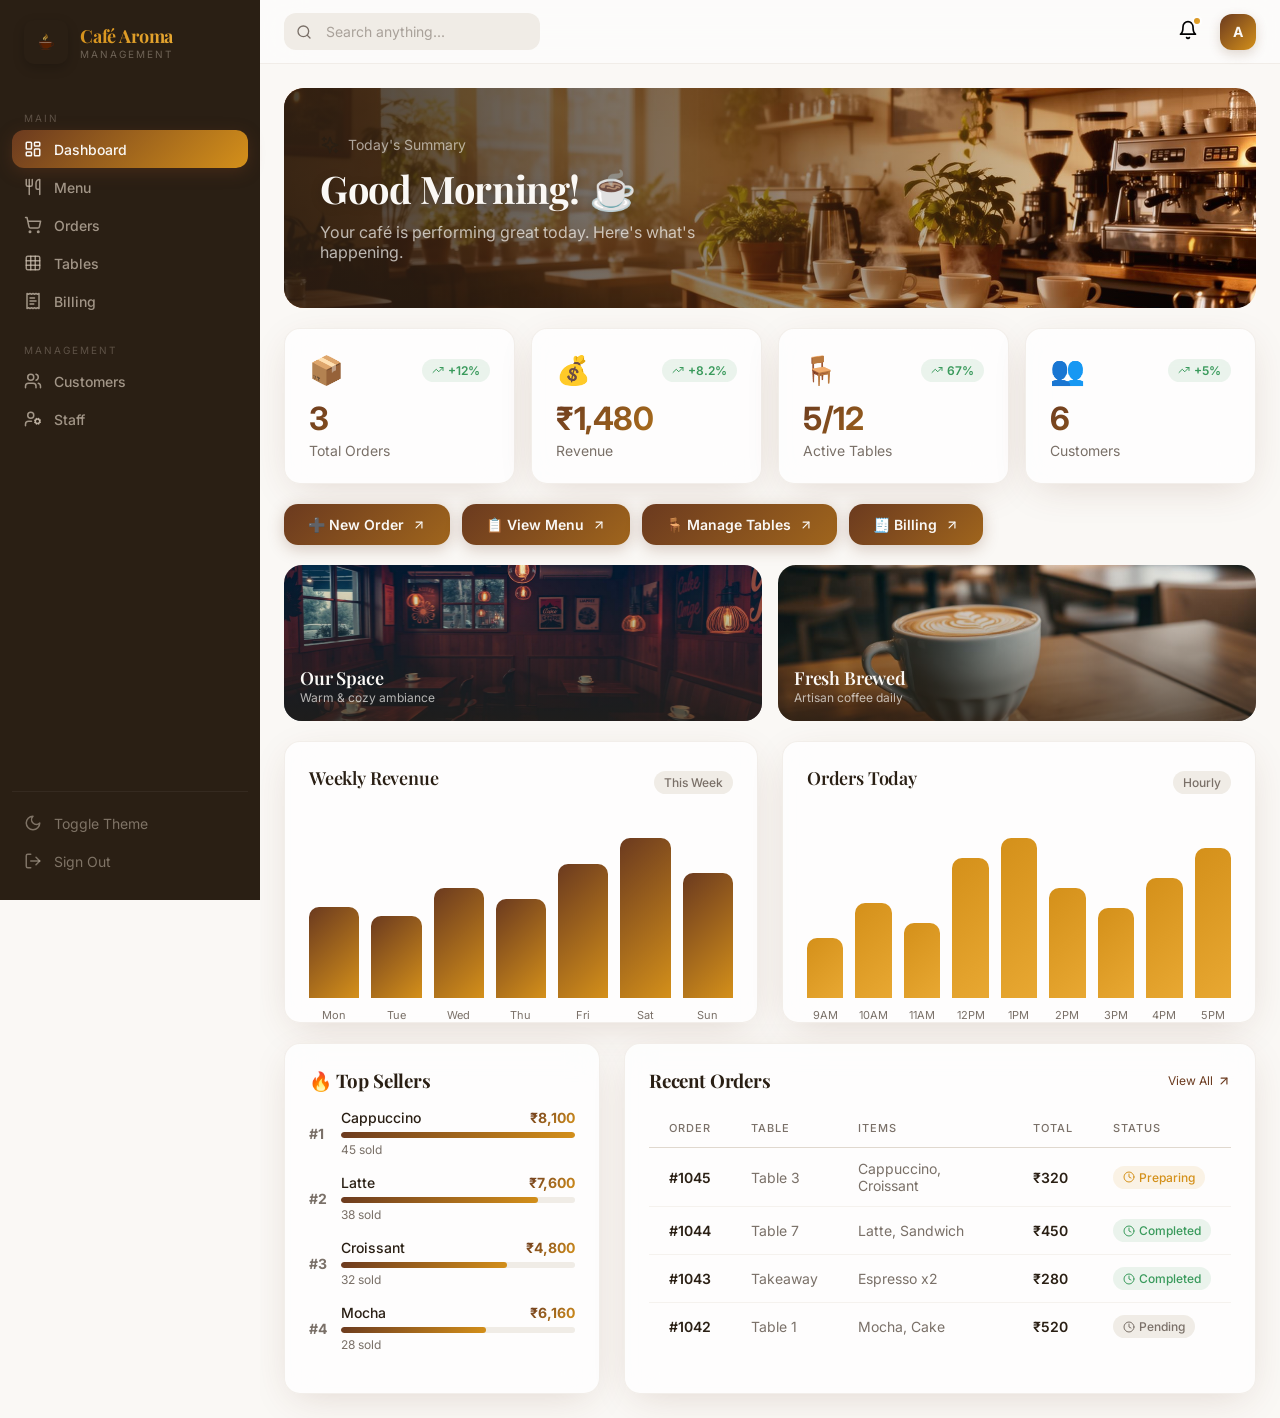
<file: index.html>
<!DOCTYPE html>
<html lang="en">
<head>
<meta charset="UTF-8"><meta name="viewport" content="width=device-width,initial-scale=1.0">
<title>Dashboard - Café Aroma</title>
<meta name="description" content="Café Aroma Management System - Dashboard">
<link rel="stylesheet" href="style.css">
</head>
<body>
<div class="app-layout">
<nav class="sidebar">
<div class="brand"><img src="images/cafe-logo.png" alt="Café Aroma"><div><h1>Café Aroma</h1><p>Management</p></div></div>
<div class="group-label">Main</div><a href="index.html" class="nav-item active"><svg xmlns="http://www.w3.org/2000/svg" width="18" height="18" viewBox="0 0 24 24" fill="none" stroke="currentColor" stroke-width="2" stroke-linecap="round" stroke-linejoin="round"><rect width="7" height="9" x="3" y="3" rx="1"/><rect width="7" height="5" x="14" y="3" rx="1"/><rect width="7" height="9" x="14" y="12" rx="1"/><rect width="7" height="5" x="3" y="16" rx="1"/></svg><span>Dashboard</span></a>
<a href="menu.html" class="nav-item"><svg xmlns="http://www.w3.org/2000/svg" width="18" height="18" viewBox="0 0 24 24" fill="none" stroke="currentColor" stroke-width="2" stroke-linecap="round" stroke-linejoin="round"><path d="M3 2v7c0 1.1.9 2 2 2h4a2 2 0 0 0 2-2V2"/><path d="M7 2v20"/><path d="M21 15V2v0a5 5 0 0 0-5 5v6c0 1.1.9 2 2 2h3Zm0 0v7"/></svg><span>Menu</span></a>
<a href="orders.html" class="nav-item"><svg xmlns="http://www.w3.org/2000/svg" width="18" height="18" viewBox="0 0 24 24" fill="none" stroke="currentColor" stroke-width="2" stroke-linecap="round" stroke-linejoin="round"><circle cx="8" cy="21" r="1"/><circle cx="19" cy="21" r="1"/><path d="M2.05 2.05h2l2.66 12.42a2 2 0 0 0 2 1.58h9.78a2 2 0 0 0 1.95-1.57l1.65-7.43H5.12"/></svg><span>Orders</span></a>
<a href="tables.html" class="nav-item"><svg xmlns="http://www.w3.org/2000/svg" width="18" height="18" viewBox="0 0 24 24" fill="none" stroke="currentColor" stroke-width="2" stroke-linecap="round" stroke-linejoin="round"><rect width="18" height="18" x="3" y="3" rx="2"/><path d="M3 9h18"/><path d="M3 15h18"/><path d="M9 3v18"/><path d="M15 3v18"/></svg><span>Tables</span></a>
<a href="billing.html" class="nav-item"><svg xmlns="http://www.w3.org/2000/svg" width="18" height="18" viewBox="0 0 24 24" fill="none" stroke="currentColor" stroke-width="2" stroke-linecap="round" stroke-linejoin="round"><path d="M4 2v20l2-1 2 1 2-1 2 1 2-1 2 1 2-1 2 1V2l-2 1-2-1-2 1-2-1-2 1-2-1-2 1Z"/><path d="M14 8H8"/><path d="M16 12H8"/><path d="M13 16H8"/></svg><span>Billing</span></a>

<div class="group-label" style="margin-top:24px">Management</div><a href="customers.html" class="nav-item"><svg xmlns="http://www.w3.org/2000/svg" width="18" height="18" viewBox="0 0 24 24" fill="none" stroke="currentColor" stroke-width="2" stroke-linecap="round" stroke-linejoin="round"><path d="M16 21v-2a4 4 0 0 0-4-4H6a4 4 0 0 0-4 4v2"/><circle cx="9" cy="7" r="4"/><path d="M22 21v-2a4 4 0 0 0-3-3.87"/><path d="M16 3.13a4 4 0 0 1 0 7.75"/></svg><span>Customers</span></a>
<a href="staff.html" class="nav-item"><svg xmlns="http://www.w3.org/2000/svg" width="18" height="18" viewBox="0 0 24 24" fill="none" stroke="currentColor" stroke-width="2" stroke-linecap="round" stroke-linejoin="round"><circle cx="18" cy="15" r="3"/><circle cx="9" cy="7" r="4"/><path d="M10 15H6a4 4 0 0 0-4 4v2"/><path d="m21.7 16.4-.9-.3"/><path d="m15.2 13.9-.9-.3"/><path d="m16.6 18.7.3-.9"/><path d="m19.1 12.2.3-.9"/><path d="m19.6 18.7-.4-1"/><path d="m16.8 12.3-.4-1"/><path d="m14.3 16.6 1-.4"/><path d="m20.7 13.8 1-.4"/></svg><span>Staff</span></a>

<div class="sidebar-footer">
<button onclick="document.body.classList.toggle('dark-mode')"><svg xmlns="http://www.w3.org/2000/svg" width="18" height="18" viewBox="0 0 24 24" fill="none" stroke="currentColor" stroke-width="2" stroke-linecap="round" stroke-linejoin="round"><path d="M12 3a6 6 0 0 0 9 9 9 9 0 1 1-9-9Z"/></svg><span>Toggle Theme</span></button>
<button onclick="window.location.href='auth.html'"><svg xmlns="http://www.w3.org/2000/svg" width="18" height="18" viewBox="0 0 24 24" fill="none" stroke="currentColor" stroke-width="2" stroke-linecap="round" stroke-linejoin="round"><path d="M9 21H5a2 2 0 0 1-2-2V5a2 2 0 0 1 2-2h4"/><polyline points="16 17 21 12 16 7"/><line x1="21" x2="9" y1="12" y2="12"/></svg><span>Sign Out</span></button>
</div></nav>
<div class="main-area">
<header class="top-bar">
<div class="search-box"><svg xmlns="http://www.w3.org/2000/svg" width="16" height="16" viewBox="0 0 24 24" fill="none" stroke="currentColor" stroke-width="2" stroke-linecap="round" stroke-linejoin="round"><circle cx="11" cy="11" r="8"/><path d="m21 21-4.3-4.3"/></svg><input placeholder="Search anything..."></div>
<div class="top-right">
<button class="bell-btn" onclick="document.getElementById('notif-panel').classList.toggle('hidden')"><svg xmlns="http://www.w3.org/2000/svg" width="20" height="20" viewBox="0 0 24 24" fill="none" stroke="currentColor" stroke-width="2" stroke-linecap="round" stroke-linejoin="round"><path d="M6 8a6 6 0 0 1 12 0c0 7 3 9 3 9H3s3-2 3-9"/><path d="M10.3 21a1.94 1.94 0 0 0 3.4 0"/></svg><span class="dot"></span></button>
<div class="avatar">A</div>
<div id="notif-panel" class="notif-panel hidden">
<div class="header"><div class="left"><svg xmlns="http://www.w3.org/2000/svg" width="20" height="20" viewBox="0 0 24 24" fill="none" stroke="currentColor" stroke-width="2" stroke-linecap="round" stroke-linejoin="round"><path d="M6 8a6 6 0 0 1 12 0c0 7 3 9 3 9H3s3-2 3-9"/><path d="M10.3 21a1.94 1.94 0 0 0 3.4 0"/></svg><h3>Notifications</h3><span class="count">2</span></div>
<div class="right"><button onclick="document.getElementById('notif-panel').classList.add('hidden')">✕</button></div></div>
<div class="notif-list">
<div class="notif-item unread"><span class="emoji">🛎️</span><div class="content"><div class="title-row"><span class="title">New Order</span><span class="unread-dot"></span></div><p class="msg">Table 4 placed a new order</p><p class="time">2 min ago</p></div></div>
<div class="notif-item unread"><span class="emoji">✅</span><div class="content"><div class="title-row"><span class="title">Order Ready</span><span class="unread-dot"></span></div><p class="msg">Order #1042 is ready to serve</p><p class="time">5 min ago</p></div></div>
<div class="notif-item"><span class="emoji">📅</span><div class="content"><div class="title-row"><span class="title">Reservation</span></div><p class="msg">New reservation for 7:00 PM</p><p class="time">15 min ago</p></div></div>
<div class="notif-item"><span class="emoji">⚠️</span><div class="content"><div class="title-row"><span class="title">Low Stock</span></div><p class="msg">Espresso beans running low</p><p class="time">1 hr ago</p></div></div>
<div class="notif-item"><span class="emoji">💳</span><div class="content"><div class="title-row"><span class="title">Payment</span></div><p class="msg">Table 7 paid ₹450 via Card</p><p class="time">2 hr ago</p></div></div>
</div><div class="footer"><button>View All Notifications</button></div></div>
</div></header>
<main class="content"><div class="space-y">

<div class="hero-banner"><img src="images/cafe-hero.jpg" alt="Cafe"><div class="overlay"></div>
<div class="text"><div style="display:flex;align-items:center;gap:8px;margin-bottom:8px"><svg xmlns="http://www.w3.org/2000/svg" width="20" height="20" viewBox="0 0 24 24" fill="none" stroke="currentColor" stroke-width="2" stroke-linecap="round" stroke-linejoin="round"><path d="m12 3-1.912 5.813a2 2 0 0 1-1.275 1.275L3 12l5.813 1.912a2 2 0 0 1 1.275 1.275L12 21l1.912-5.813a2 2 0 0 1 1.275-1.275L21 12l-5.813-1.912a2 2 0 0 1-1.275-1.275L12 3Z"/><path d="M5 3v4"/><path d="M19 17v4"/><path d="M3 5h4"/><path d="M17 19h4"/></svg><span style="color:rgba(250,248,245,0.6);font-size:14px">Today's Summary</span></div>
<h1>Good Morning! ☕</h1><p>Your café is performing great today. Here's what's happening.</p></div></div>

<div class="stats-grid">
<div class="glass-card stat-card"><div class="top-row"><span class="emoji">📦</span><span class="badge"><svg xmlns="http://www.w3.org/2000/svg" width="12" height="12" viewBox="0 0 24 24" fill="none" stroke="currentColor" stroke-width="2" stroke-linecap="round" stroke-linejoin="round"><polyline points="22 7 13.5 15.5 8.5 10.5 2 17"/><polyline points="16 7 22 7 22 13"/></svg> +12%</span></div><p class="value">156</p><p class="label">Total Orders</p></div>
<div class="glass-card stat-card"><div class="top-row"><span class="emoji">💰</span><span class="badge"><svg xmlns="http://www.w3.org/2000/svg" width="12" height="12" viewBox="0 0 24 24" fill="none" stroke="currentColor" stroke-width="2" stroke-linecap="round" stroke-linejoin="round"><polyline points="22 7 13.5 15.5 8.5 10.5 2 17"/><polyline points="16 7 22 7 22 13"/></svg> +8.2%</span></div><p class="value">₹24,580</p><p class="label">Revenue</p></div>
<div class="glass-card stat-card"><div class="top-row"><span class="emoji">🪑</span><span class="badge"><svg xmlns="http://www.w3.org/2000/svg" width="12" height="12" viewBox="0 0 24 24" fill="none" stroke="currentColor" stroke-width="2" stroke-linecap="round" stroke-linejoin="round"><polyline points="22 7 13.5 15.5 8.5 10.5 2 17"/><polyline points="16 7 22 7 22 13"/></svg> 67%</span></div><p class="value">8/12</p><p class="label">Active Tables</p></div>
<div class="glass-card stat-card"><div class="top-row"><span class="emoji">👥</span><span class="badge"><svg xmlns="http://www.w3.org/2000/svg" width="12" height="12" viewBox="0 0 24 24" fill="none" stroke="currentColor" stroke-width="2" stroke-linecap="round" stroke-linejoin="round"><polyline points="22 7 13.5 15.5 8.5 10.5 2 17"/><polyline points="16 7 22 7 22 13"/></svg> +5%</span></div><p class="value">89</p><p class="label">Customers</p></div>
</div>

<div class="quick-actions">
<a href="orders.html" class="action-btn">➕ New Order <svg xmlns="http://www.w3.org/2000/svg" width="14" height="14" viewBox="0 0 24 24" fill="none" stroke="currentColor" stroke-width="2" stroke-linecap="round" stroke-linejoin="round"><path d="M7 7h10v10"/><path d="M7 17 17 7"/></svg></a>
<a href="menu.html" class="action-btn">📋 View Menu <svg xmlns="http://www.w3.org/2000/svg" width="14" height="14" viewBox="0 0 24 24" fill="none" stroke="currentColor" stroke-width="2" stroke-linecap="round" stroke-linejoin="round"><path d="M7 7h10v10"/><path d="M7 17 17 7"/></svg></a>
<a href="tables.html" class="action-btn">🪑 Manage Tables <svg xmlns="http://www.w3.org/2000/svg" width="14" height="14" viewBox="0 0 24 24" fill="none" stroke="currentColor" stroke-width="2" stroke-linecap="round" stroke-linejoin="round"><path d="M7 7h10v10"/><path d="M7 17 17 7"/></svg></a>
<a href="billing.html" class="action-btn">🧾 Billing <svg xmlns="http://www.w3.org/2000/svg" width="14" height="14" viewBox="0 0 24 24" fill="none" stroke="currentColor" stroke-width="2" stroke-linecap="round" stroke-linejoin="round"><path d="M7 7h10v10"/><path d="M7 17 17 7"/></svg></a>
</div>

<div class="gallery-grid">
<div class="gallery-item"><img src="images/cafe-interior.jpg" alt="Interior"><div class="overlay"></div><div class="caption"><h3>Our Space</h3><p>Warm & cozy ambiance</p></div></div>
<div class="gallery-item"><img src="images/cafe-coffee.jpg" alt="Coffee"><div class="overlay"></div><div class="caption"><h3>Fresh Brewed</h3><p>Artisan coffee daily</p></div></div>
</div>

<div style="display:grid;grid-template-columns:1fr 1fr;gap:24px">
<div class="glass-card-static chart-container">
<div class="flex-between" style="margin-bottom:20px"><h3>Weekly Revenue</h3><span class="badge-muted badge">This Week</span></div>
<div class="chart-bar-group" id="revenue-chart"></div>
</div>
<div class="glass-card-static chart-container">
<div class="flex-between" style="margin-bottom:20px"><h3>Orders Today</h3><span class="badge-muted badge">Hourly</span></div>
<div class="chart-bar-group" id="orders-chart"></div>
</div>
</div>

<div style="display:grid;grid-template-columns:1fr 2fr;gap:24px">
<div class="glass-card-static" style="padding:24px">
<h3 style="margin-bottom:16px">🔥 Top Sellers</h3>
<div class="top-sellers">
<div class="seller-row"><span class="rank">#1</span><div class="info"><div class="row"><span class="name">Cappuccino</span><span class="revenue">₹8,100</span></div><div class="progress-bar"><div class="fill" style="width:100%"></div></div><span style="font-size:12px;color:var(--muted-fg)">45 sold</span></div></div>
<div class="seller-row"><span class="rank">#2</span><div class="info"><div class="row"><span class="name">Latte</span><span class="revenue">₹7,600</span></div><div class="progress-bar"><div class="fill" style="width:84%"></div></div><span style="font-size:12px;color:var(--muted-fg)">38 sold</span></div></div>
<div class="seller-row"><span class="rank">#3</span><div class="info"><div class="row"><span class="name">Croissant</span><span class="revenue">₹4,800</span></div><div class="progress-bar"><div class="fill" style="width:71%"></div></div><span style="font-size:12px;color:var(--muted-fg)">32 sold</span></div></div>
<div class="seller-row"><span class="rank">#4</span><div class="info"><div class="row"><span class="name">Mocha</span><span class="revenue">₹6,160</span></div><div class="progress-bar"><div class="fill" style="width:62%"></div></div><span style="font-size:12px;color:var(--muted-fg)">28 sold</span></div></div>
</div></div>

<div class="glass-card-static" style="padding:24px">
<div class="flex-between" style="margin-bottom:16px"><h3>Recent Orders</h3><a href="orders.html" style="font-size:12px;color:var(--primary);display:flex;align-items:center;gap:4px">View All <svg xmlns="http://www.w3.org/2000/svg" width="14" height="14" viewBox="0 0 24 24" fill="none" stroke="currentColor" stroke-width="2" stroke-linecap="round" stroke-linejoin="round"><path d="M7 7h10v10"/><path d="M7 17 17 7"/></svg></a></div>
<div class="table-wrap"><table><thead><tr><th>Order</th><th>Table</th><th>Items</th><th>Total</th><th>Status</th></tr></thead><tbody>
<tr><td style="font-weight:600">#1045</td><td style="color:var(--muted-fg)">Table 3</td><td style="color:var(--muted-fg)">Cappuccino, Croissant</td><td style="font-weight:600">₹320</td><td><span class="badge badge-warning"><svg xmlns="http://www.w3.org/2000/svg" width="12" height="12" viewBox="0 0 24 24" fill="none" stroke="currentColor" stroke-width="2" stroke-linecap="round" stroke-linejoin="round"><circle cx="12" cy="12" r="10"/><polyline points="12 6 12 12 16 14"/></svg> Preparing</span></td></tr>
<tr><td style="font-weight:600">#1044</td><td style="color:var(--muted-fg)">Table 7</td><td style="color:var(--muted-fg)">Latte, Sandwich</td><td style="font-weight:600">₹450</td><td><span class="badge badge-success"><svg xmlns="http://www.w3.org/2000/svg" width="12" height="12" viewBox="0 0 24 24" fill="none" stroke="currentColor" stroke-width="2" stroke-linecap="round" stroke-linejoin="round"><circle cx="12" cy="12" r="10"/><polyline points="12 6 12 12 16 14"/></svg> Completed</span></td></tr>
<tr><td style="font-weight:600">#1043</td><td style="color:var(--muted-fg)">Takeaway</td><td style="color:var(--muted-fg)">Espresso x2</td><td style="font-weight:600">₹280</td><td><span class="badge badge-success"><svg xmlns="http://www.w3.org/2000/svg" width="12" height="12" viewBox="0 0 24 24" fill="none" stroke="currentColor" stroke-width="2" stroke-linecap="round" stroke-linejoin="round"><circle cx="12" cy="12" r="10"/><polyline points="12 6 12 12 16 14"/></svg> Completed</span></td></tr>
<tr><td style="font-weight:600">#1042</td><td style="color:var(--muted-fg)">Table 1</td><td style="color:var(--muted-fg)">Mocha, Cake</td><td style="font-weight:600">₹520</td><td><span class="badge badge-muted"><svg xmlns="http://www.w3.org/2000/svg" width="12" height="12" viewBox="0 0 24 24" fill="none" stroke="currentColor" stroke-width="2" stroke-linecap="round" stroke-linejoin="round"><circle cx="12" cy="12" r="10"/><polyline points="12 6 12 12 16 14"/></svg> Pending</span></td></tr>
</tbody></table></div></div>
</div>

</div></main>
</div>
</div>
<script src="app.js"></script>

</body>
</html>
</file>
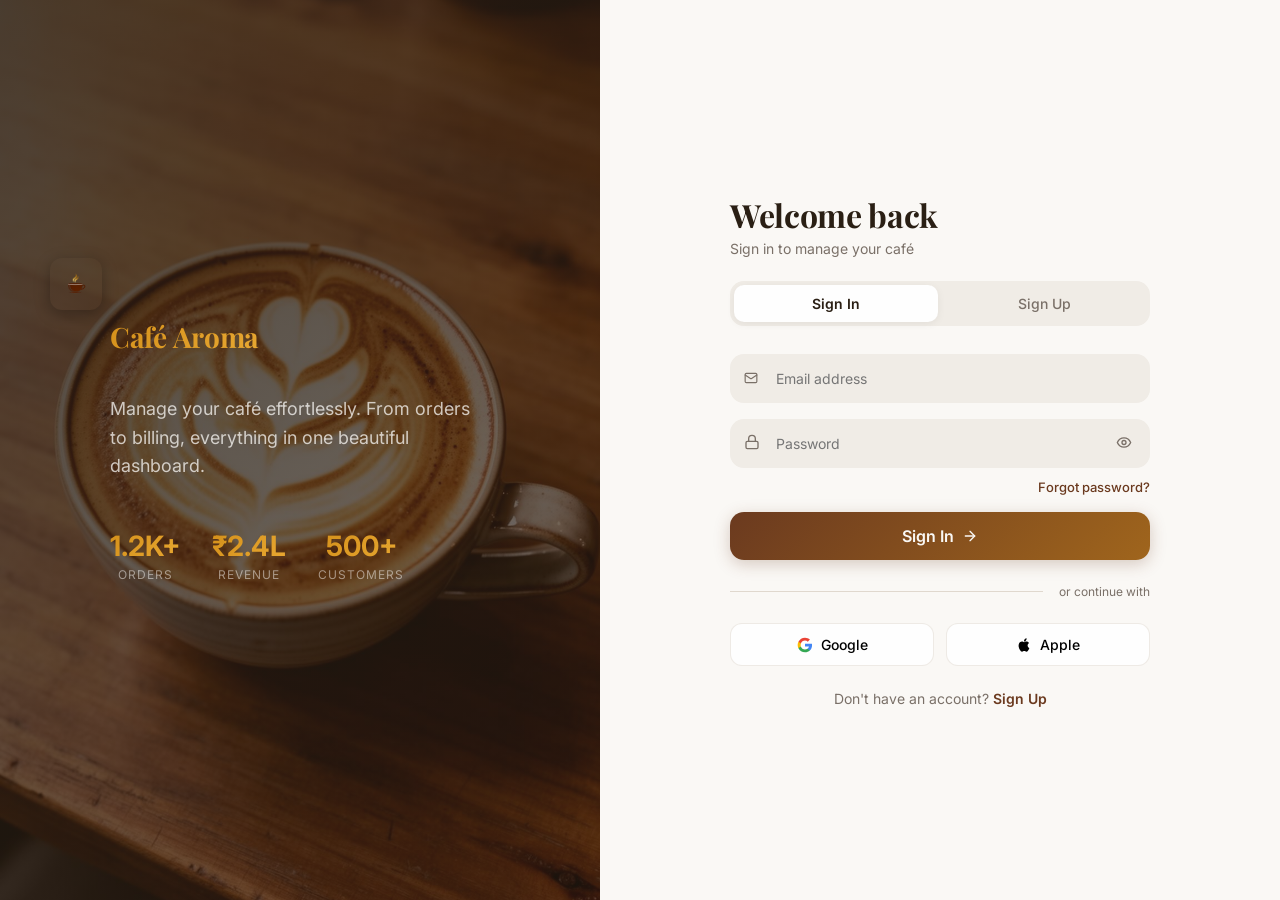
<file: auth.html>
<!DOCTYPE html>
<html lang="en">
<head><meta charset="UTF-8"><meta name="viewport" content="width=device-width,initial-scale=1.0">
<title>Sign In - Café Aroma</title><link rel="stylesheet" href="style.css"></head>
<body>
<div class="auth-page">
<div class="auth-left"><img src="images/cafe-auth.jpg" alt="Cafe"><div class="overlay"></div>
<div class="text"><div class="brand"><img src="images/cafe-logo.png" alt="Café Aroma"><h1>Café Aroma</h1></div>
<p class="desc">Manage your café effortlessly. From orders to billing, everything in one beautiful dashboard.</p>
<div class="auth-stats"><div class="stat"><p class="val">1.2K+</p><p class="lbl">Orders</p></div><div class="stat"><p class="val">₹2.4L</p><p class="lbl">Revenue</p></div><div class="stat"><p class="val">500+</p><p class="lbl">Customers</p></div></div></div></div>
<div class="auth-right"><div class="auth-form-wrap">
<div style="display:none" class="mobile-brand"><img src="images/cafe-logo.png" alt="Café Aroma" style="height:40px;width:40px"><h1 style="font-size:24px;margin-left:12px">Café Aroma</h1></div>
<h2 id="auth-title">Welcome back</h2><p class="sub" id="auth-sub">Sign in to manage your café</p>
<div class="auth-tabs"><button class="active" id="signin-tab" onclick="switchAuth(true)">Sign In</button><button id="signup-tab" onclick="switchAuth(false)">Sign Up</button></div>
<form class="auth-form" onsubmit="event.preventDefault();window.location.href='index.html'">
<div class="input-group" id="name-field" style="display:none"><span class="icon"><svg xmlns="http://www.w3.org/2000/svg" width="16" height="16" viewBox="0 0 24 24" fill="none" stroke="currentColor" stroke-width="2" stroke-linecap="round" stroke-linejoin="round"><path d="M19 21v-2a4 4 0 0 0-4-4H9a4 4 0 0 0-4 4v2"/><circle cx="12" cy="7" r="4"/></svg></span><input type="text" placeholder="Full name"></div>
<div class="input-group"><span class="icon"><svg xmlns="http://www.w3.org/2000/svg" width="14" height="14" viewBox="0 0 24 24" fill="none" stroke="currentColor" stroke-width="2" stroke-linecap="round" stroke-linejoin="round"><rect width="20" height="16" x="2" y="4" rx="2"/><path d="m22 7-8.97 5.7a1.94 1.94 0 0 1-2.06 0L2 7"/></svg></span><input type="email" placeholder="Email address"></div>
<div class="input-group"><span class="icon"><svg xmlns="http://www.w3.org/2000/svg" width="16" height="16" viewBox="0 0 24 24" fill="none" stroke="currentColor" stroke-width="2" stroke-linecap="round" stroke-linejoin="round"><rect width="18" height="11" x="3" y="11" rx="2" ry="2"/><path d="M7 11V7a5 5 0 0 1 10 0v4"/></svg></span><input type="password" id="pw-input" placeholder="Password"><button type="button" class="toggle-pw" onclick="togglePw()"><svg xmlns="http://www.w3.org/2000/svg" width="16" height="16" viewBox="0 0 24 24" fill="none" stroke="currentColor" stroke-width="2" stroke-linecap="round" stroke-linejoin="round"><path d="M2 12s3-7 10-7 10 7 10 7-3 7-10 7-10-7-10-7Z"/><circle cx="12" cy="12" r="3"/></svg></button></div>
<div class="forgot-link" id="forgot-link"><a>Forgot password?</a></div>
<button type="submit" class="submit-btn"><span id="auth-btn-text">Sign In</span> <svg xmlns="http://www.w3.org/2000/svg" width="16" height="16" viewBox="0 0 24 24" fill="none" stroke="currentColor" stroke-width="2" stroke-linecap="round" stroke-linejoin="round"><path d="M5 12h14"/><path d="m12 5 7 7-7 7"/></svg></button>
<div class="divider"><div class="line"></div><div class="text">or continue with</div></div>
<div class="social-btns">
<button type="button" class="social-btn"><svg viewBox="0 0 24 24" width="16" height="16"><path d="M22.56 12.25c0-.78-.07-1.53-.2-2.25H12v4.26h5.92a5.06 5.06 0 0 1-2.2 3.32v2.77h3.57c2.08-1.92 3.28-4.74 3.28-8.1z" fill="#4285F4"/><path d="M12 23c2.97 0 5.46-.98 7.28-2.66l-3.57-2.77c-.98.66-2.23 1.06-3.71 1.06-2.86 0-5.29-1.93-6.16-4.53H2.18v2.84C3.99 20.53 7.7 23 12 23z" fill="#34A853"/><path d="M5.84 14.09c-.22-.66-.35-1.36-.35-2.09s.13-1.43.35-2.09V7.07H2.18C1.43 8.55 1 10.22 1 12s.43 3.45 1.18 4.93l2.85-2.22.81-.62z" fill="#FBBC05"/><path d="M12 5.38c1.62 0 3.06.56 4.21 1.64l3.15-3.15C17.45 2.09 14.97 1 12 1 7.7 1 3.99 3.47 2.18 7.07l3.66 2.84c.87-2.6 3.3-4.53 6.16-4.53z" fill="#EA4335"/></svg> Google</button>
<button type="button" class="social-btn"><svg viewBox="0 0 24 24" width="16" height="16" fill="currentColor"><path d="M18.71 19.5c-.83 1.24-1.71 2.45-3.05 2.47-1.34.03-1.77-.79-3.29-.79-1.53 0-2 .77-3.27.82-1.31.05-2.3-1.32-3.14-2.53C4.25 17 2.94 12.45 4.7 9.39c.87-1.52 2.43-2.48 4.12-2.51 1.28-.02 2.5.87 3.29.87.78 0 2.26-1.07 3.8-.91.65.03 2.47.26 3.64 1.98-.09.06-2.17 1.28-2.15 3.81.03 3.02 2.65 4.03 2.68 4.04-.03.07-.42 1.44-1.38 2.83M13 3.5c.73-.83 1.94-1.46 2.94-1.5.13 1.17-.34 2.35-1.04 3.19-.69.85-1.83 1.51-2.95 1.42-.15-1.15.41-2.35 1.05-3.11z"/></svg> Apple</button>
</div></form>
<p class="auth-footer" id="auth-footer">Don't have an account? <button onclick="switchAuth(false)">Sign Up</button></p>
</div></div></div>
<script>
function switchAuth(isLogin){
  document.getElementById('auth-title').textContent=isLogin?'Welcome back':'Create account';
  document.getElementById('auth-sub').textContent=isLogin?'Sign in to manage your café':'Get started with Café Aroma today';
  document.getElementById('name-field').style.display=isLogin?'none':'block';
  document.getElementById('forgot-link').style.display=isLogin?'block':'none';
  document.getElementById('auth-btn-text').textContent=isLogin?'Sign In':'Create Account';
  document.getElementById('signin-tab').className=isLogin?'active':'';
  document.getElementById('signup-tab').className=isLogin?'':'active';
  document.getElementById('auth-footer').innerHTML=isLogin?"Don't have an account? <button onclick=\"switchAuth(false)\">Sign Up</button>":"Already have an account? <button onclick=\"switchAuth(true)\">Sign In</button>";
}
function togglePw(){var i=document.getElementById('pw-input');i.type=i.type==='password'?'text':'password';}
</script></body></html>
</file>
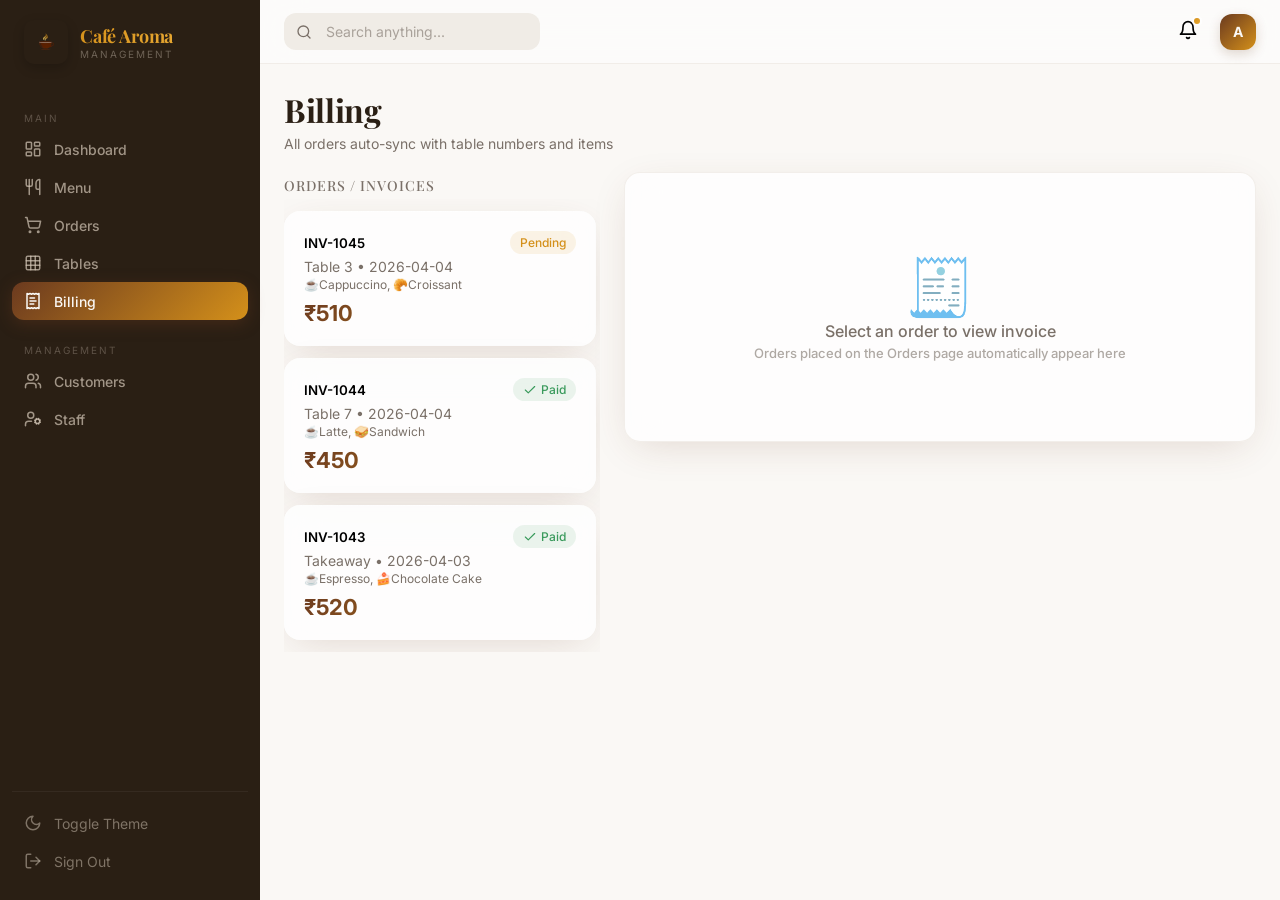
<file: billing.html>
<!DOCTYPE html>
<html lang="en">
<head>
<meta charset="UTF-8"><meta name="viewport" content="width=device-width,initial-scale=1.0">
<title>Billing - Café Aroma</title>
<meta name="description" content="Café Aroma Management System - Billing">
<link rel="stylesheet" href="style.css">
</head>
<body>
<div class="app-layout">
<nav class="sidebar">
<div class="brand"><img src="images/cafe-logo.png" alt="Café Aroma"><div><h1>Café Aroma</h1><p>Management</p></div></div>
<div class="group-label">Main</div><a href="index.html" class="nav-item"><svg xmlns="http://www.w3.org/2000/svg" width="18" height="18" viewBox="0 0 24 24" fill="none" stroke="currentColor" stroke-width="2" stroke-linecap="round" stroke-linejoin="round"><rect width="7" height="9" x="3" y="3" rx="1"/><rect width="7" height="5" x="14" y="3" rx="1"/><rect width="7" height="9" x="14" y="12" rx="1"/><rect width="7" height="5" x="3" y="16" rx="1"/></svg><span>Dashboard</span></a>
<a href="menu.html" class="nav-item"><svg xmlns="http://www.w3.org/2000/svg" width="18" height="18" viewBox="0 0 24 24" fill="none" stroke="currentColor" stroke-width="2" stroke-linecap="round" stroke-linejoin="round"><path d="M3 2v7c0 1.1.9 2 2 2h4a2 2 0 0 0 2-2V2"/><path d="M7 2v20"/><path d="M21 15V2v0a5 5 0 0 0-5 5v6c0 1.1.9 2 2 2h3Zm0 0v7"/></svg><span>Menu</span></a>
<a href="orders.html" class="nav-item"><svg xmlns="http://www.w3.org/2000/svg" width="18" height="18" viewBox="0 0 24 24" fill="none" stroke="currentColor" stroke-width="2" stroke-linecap="round" stroke-linejoin="round"><circle cx="8" cy="21" r="1"/><circle cx="19" cy="21" r="1"/><path d="M2.05 2.05h2l2.66 12.42a2 2 0 0 0 2 1.58h9.78a2 2 0 0 0 1.95-1.57l1.65-7.43H5.12"/></svg><span>Orders</span></a>
<a href="tables.html" class="nav-item"><svg xmlns="http://www.w3.org/2000/svg" width="18" height="18" viewBox="0 0 24 24" fill="none" stroke="currentColor" stroke-width="2" stroke-linecap="round" stroke-linejoin="round"><rect width="18" height="18" x="3" y="3" rx="2"/><path d="M3 9h18"/><path d="M3 15h18"/><path d="M9 3v18"/><path d="M15 3v18"/></svg><span>Tables</span></a>
<a href="billing.html" class="nav-item active"><svg xmlns="http://www.w3.org/2000/svg" width="18" height="18" viewBox="0 0 24 24" fill="none" stroke="currentColor" stroke-width="2" stroke-linecap="round" stroke-linejoin="round"><path d="M4 2v20l2-1 2 1 2-1 2 1 2-1 2 1 2-1 2 1V2l-2 1-2-1-2 1-2-1-2 1-2-1-2 1Z"/><path d="M14 8H8"/><path d="M16 12H8"/><path d="M13 16H8"/></svg><span>Billing</span></a>
<div class="group-label" style="margin-top:24px">Management</div><a href="customers.html" class="nav-item"><svg xmlns="http://www.w3.org/2000/svg" width="18" height="18" viewBox="0 0 24 24" fill="none" stroke="currentColor" stroke-width="2" stroke-linecap="round" stroke-linejoin="round"><path d="M16 21v-2a4 4 0 0 0-4-4H6a4 4 0 0 0-4 4v2"/><circle cx="9" cy="7" r="4"/><path d="M22 21v-2a4 4 0 0 0-3-3.87"/><path d="M16 3.13a4 4 0 0 1 0 7.75"/></svg><span>Customers</span></a>
<a href="staff.html" class="nav-item"><svg xmlns="http://www.w3.org/2000/svg" width="18" height="18" viewBox="0 0 24 24" fill="none" stroke="currentColor" stroke-width="2" stroke-linecap="round" stroke-linejoin="round"><circle cx="18" cy="15" r="3"/><circle cx="9" cy="7" r="4"/><path d="M10 15H6a4 4 0 0 0-4 4v2"/><path d="m21.7 16.4-.9-.3"/><path d="m15.2 13.9-.9-.3"/><path d="m16.6 18.7.3-.9"/><path d="m19.1 12.2.3-.9"/><path d="m19.6 18.7-.4-1"/><path d="m16.8 12.3-.4-1"/><path d="m14.3 16.6 1-.4"/><path d="m20.7 13.8 1-.4"/></svg><span>Staff</span></a>
<div class="sidebar-footer">
<button onclick="document.body.classList.toggle('dark-mode')"><svg xmlns="http://www.w3.org/2000/svg" width="18" height="18" viewBox="0 0 24 24" fill="none" stroke="currentColor" stroke-width="2" stroke-linecap="round" stroke-linejoin="round"><path d="M12 3a6 6 0 0 0 9 9 9 9 0 1 1-9-9Z"/></svg><span>Toggle Theme</span></button>
<button onclick="window.location.href='auth.html'"><svg xmlns="http://www.w3.org/2000/svg" width="18" height="18" viewBox="0 0 24 24" fill="none" stroke="currentColor" stroke-width="2" stroke-linecap="round" stroke-linejoin="round"><path d="M9 21H5a2 2 0 0 1-2-2V5a2 2 0 0 1 2-2h4"/><polyline points="16 17 21 12 16 7"/><line x1="21" x2="9" y1="12" y2="12"/></svg><span>Sign Out</span></button>
</div></nav>
<div class="main-area">
<header class="top-bar">
<div class="search-box"><svg xmlns="http://www.w3.org/2000/svg" width="16" height="16" viewBox="0 0 24 24" fill="none" stroke="currentColor" stroke-width="2" stroke-linecap="round" stroke-linejoin="round"><circle cx="11" cy="11" r="8"/><path d="m21 21-4.3-4.3"/></svg><input placeholder="Search anything..."></div>
<div class="top-right">
<button class="bell-btn" onclick="document.getElementById('notif-panel').classList.toggle('hidden')"><svg xmlns="http://www.w3.org/2000/svg" width="20" height="20" viewBox="0 0 24 24" fill="none" stroke="currentColor" stroke-width="2" stroke-linecap="round" stroke-linejoin="round"><path d="M6 8a6 6 0 0 1 12 0c0 7 3 9 3 9H3s3-2 3-9"/><path d="M10.3 21a1.94 1.94 0 0 0 3.4 0"/></svg><span class="dot"></span></button>
<div class="avatar">A</div>
<div id="notif-panel" class="notif-panel hidden">
<div class="header"><div class="left"><svg xmlns="http://www.w3.org/2000/svg" width="20" height="20" viewBox="0 0 24 24" fill="none" stroke="currentColor" stroke-width="2" stroke-linecap="round" stroke-linejoin="round"><path d="M6 8a6 6 0 0 1 12 0c0 7 3 9 3 9H3s3-2 3-9"/><path d="M10.3 21a1.94 1.94 0 0 0 3.4 0"/></svg><h3>Notifications</h3><span class="count">0</span></div>
<div class="right"><button onclick="document.getElementById('notif-panel').classList.add('hidden')">✕</button></div></div>
<div class="notif-list"></div><div class="footer"><button>View All Notifications</button></div></div>
</div></header>
<main class="content"><div class="space-y">
<div><h1>Billing</h1><p style="color:var(--muted-fg);font-size:14px;margin-top:4px">All orders auto-sync with table numbers and items</p></div>
<div class="billing-layout">
<div class="invoice-list"><h3>Orders / Invoices</h3><div id="invoice-list-container"></div></div>
<div id="invoice-detail">
<div class="invoice-empty glass-card-static"><span class="emoji">🧾</span><p>Select an order to view invoice</p><p class="sub">Orders placed on the Orders page automatically appear here</p></div>
</div>
</div>
</div></main></div></div>
<script src="app.js"></script>
</body>
</html>
</file>
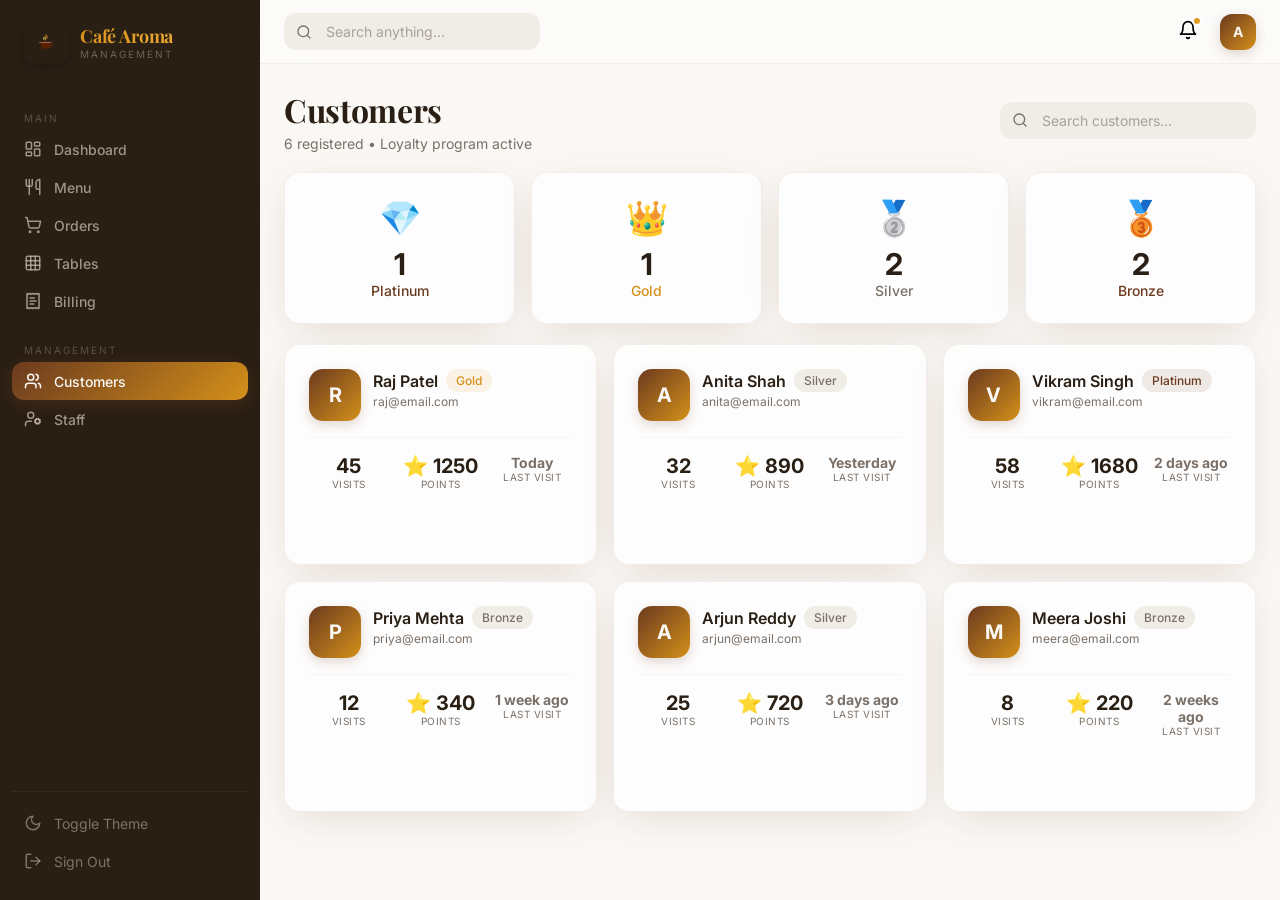
<file: customers.html>
<!DOCTYPE html>
<html lang="en">
<head>
<meta charset="UTF-8"><meta name="viewport" content="width=device-width,initial-scale=1.0">
<title>Customers - Café Aroma</title>
<meta name="description" content="Café Aroma Management System - Customers">
<link rel="stylesheet" href="style.css">
</head>
<body>
<div class="app-layout">
<nav class="sidebar">
<div class="brand"><img src="images/cafe-logo.png" alt="Café Aroma"><div><h1>Café Aroma</h1><p>Management</p></div></div>
<div class="group-label">Main</div><a href="index.html" class="nav-item"><svg xmlns="http://www.w3.org/2000/svg" width="18" height="18" viewBox="0 0 24 24" fill="none" stroke="currentColor" stroke-width="2" stroke-linecap="round" stroke-linejoin="round"><rect width="7" height="9" x="3" y="3" rx="1"/><rect width="7" height="5" x="14" y="3" rx="1"/><rect width="7" height="9" x="14" y="12" rx="1"/><rect width="7" height="5" x="3" y="16" rx="1"/></svg><span>Dashboard</span></a>
<a href="menu.html" class="nav-item"><svg xmlns="http://www.w3.org/2000/svg" width="18" height="18" viewBox="0 0 24 24" fill="none" stroke="currentColor" stroke-width="2" stroke-linecap="round" stroke-linejoin="round"><path d="M3 2v7c0 1.1.9 2 2 2h4a2 2 0 0 0 2-2V2"/><path d="M7 2v20"/><path d="M21 15V2v0a5 5 0 0 0-5 5v6c0 1.1.9 2 2 2h3Zm0 0v7"/></svg><span>Menu</span></a>
<a href="orders.html" class="nav-item"><svg xmlns="http://www.w3.org/2000/svg" width="18" height="18" viewBox="0 0 24 24" fill="none" stroke="currentColor" stroke-width="2" stroke-linecap="round" stroke-linejoin="round"><circle cx="8" cy="21" r="1"/><circle cx="19" cy="21" r="1"/><path d="M2.05 2.05h2l2.66 12.42a2 2 0 0 0 2 1.58h9.78a2 2 0 0 0 1.95-1.57l1.65-7.43H5.12"/></svg><span>Orders</span></a>
<a href="tables.html" class="nav-item"><svg xmlns="http://www.w3.org/2000/svg" width="18" height="18" viewBox="0 0 24 24" fill="none" stroke="currentColor" stroke-width="2" stroke-linecap="round" stroke-linejoin="round"><rect width="18" height="18" x="3" y="3" rx="2"/><path d="M3 9h18"/><path d="M3 15h18"/><path d="M9 3v18"/><path d="M15 3v18"/></svg><span>Tables</span></a>
<a href="billing.html" class="nav-item"><svg xmlns="http://www.w3.org/2000/svg" width="18" height="18" viewBox="0 0 24 24" fill="none" stroke="currentColor" stroke-width="2" stroke-linecap="round" stroke-linejoin="round"><path d="M4 2v20l2-1 2 1 2-1 2 1 2-1 2 1 2-1 2 1V2l-2 1-2-1-2 1-2-1-2 1-2-1-2 1Z"/><path d="M14 8H8"/><path d="M16 12H8"/><path d="M13 16H8"/></svg><span>Billing</span></a>
<div class="group-label" style="margin-top:24px">Management</div><a href="customers.html" class="nav-item active"><svg xmlns="http://www.w3.org/2000/svg" width="18" height="18" viewBox="0 0 24 24" fill="none" stroke="currentColor" stroke-width="2" stroke-linecap="round" stroke-linejoin="round"><path d="M16 21v-2a4 4 0 0 0-4-4H6a4 4 0 0 0-4 4v2"/><circle cx="9" cy="7" r="4"/><path d="M22 21v-2a4 4 0 0 0-3-3.87"/><path d="M16 3.13a4 4 0 0 1 0 7.75"/></svg><span>Customers</span></a>
<a href="staff.html" class="nav-item"><svg xmlns="http://www.w3.org/2000/svg" width="18" height="18" viewBox="0 0 24 24" fill="none" stroke="currentColor" stroke-width="2" stroke-linecap="round" stroke-linejoin="round"><circle cx="18" cy="15" r="3"/><circle cx="9" cy="7" r="4"/><path d="M10 15H6a4 4 0 0 0-4 4v2"/><path d="m21.7 16.4-.9-.3"/><path d="m15.2 13.9-.9-.3"/><path d="m16.6 18.7.3-.9"/><path d="m19.1 12.2.3-.9"/><path d="m19.6 18.7-.4-1"/><path d="m16.8 12.3-.4-1"/><path d="m14.3 16.6 1-.4"/><path d="m20.7 13.8 1-.4"/></svg><span>Staff</span></a>
<div class="sidebar-footer">
<button onclick="document.body.classList.toggle('dark-mode')"><svg xmlns="http://www.w3.org/2000/svg" width="18" height="18" viewBox="0 0 24 24" fill="none" stroke="currentColor" stroke-width="2" stroke-linecap="round" stroke-linejoin="round"><path d="M12 3a6 6 0 0 0 9 9 9 9 0 1 1-9-9Z"/></svg><span>Toggle Theme</span></button>
<button onclick="window.location.href='auth.html'"><svg xmlns="http://www.w3.org/2000/svg" width="18" height="18" viewBox="0 0 24 24" fill="none" stroke="currentColor" stroke-width="2" stroke-linecap="round" stroke-linejoin="round"><path d="M9 21H5a2 2 0 0 1-2-2V5a2 2 0 0 1 2-2h4"/><polyline points="16 17 21 12 16 7"/><line x1="21" x2="9" y1="12" y2="12"/></svg><span>Sign Out</span></button>
</div></nav>
<div class="main-area">
<header class="top-bar">
<div class="search-box"><svg xmlns="http://www.w3.org/2000/svg" width="16" height="16" viewBox="0 0 24 24" fill="none" stroke="currentColor" stroke-width="2" stroke-linecap="round" stroke-linejoin="round"><circle cx="11" cy="11" r="8"/><path d="m21 21-4.3-4.3"/></svg><input placeholder="Search anything..."></div>
<div class="top-right">
<button class="bell-btn" onclick="document.getElementById('notif-panel').classList.toggle('hidden')"><svg xmlns="http://www.w3.org/2000/svg" width="20" height="20" viewBox="0 0 24 24" fill="none" stroke="currentColor" stroke-width="2" stroke-linecap="round" stroke-linejoin="round"><path d="M6 8a6 6 0 0 1 12 0c0 7 3 9 3 9H3s3-2 3-9"/><path d="M10.3 21a1.94 1.94 0 0 0 3.4 0"/></svg><span class="dot"></span></button>
<div class="avatar">A</div>
<div id="notif-panel" class="notif-panel hidden">
<div class="header"><div class="left"><svg xmlns="http://www.w3.org/2000/svg" width="20" height="20" viewBox="0 0 24 24" fill="none" stroke="currentColor" stroke-width="2" stroke-linecap="round" stroke-linejoin="round"><path d="M6 8a6 6 0 0 1 12 0c0 7 3 9 3 9H3s3-2 3-9"/><path d="M10.3 21a1.94 1.94 0 0 0 3.4 0"/></svg><h3>Notifications</h3><span class="count">0</span></div>
<div class="right"><button onclick="document.getElementById('notif-panel').classList.add('hidden')">✕</button></div></div>
<div class="notif-list"></div><div class="footer"><button>View All Notifications</button></div></div>
</div></header>
<main class="content"><div class="space-y">
<div class="flex-between"><div><h1>Customers</h1><p id="cust-info" style="color:var(--muted-fg);font-size:14px;margin-top:4px">Loading...</p></div>
<div class="search-box"><svg xmlns="http://www.w3.org/2000/svg" width="16" height="16" viewBox="0 0 24 24" fill="none" stroke="currentColor" stroke-width="2" stroke-linecap="round" stroke-linejoin="round"><circle cx="11" cy="11" r="8"/><path d="m21 21-4.3-4.3"/></svg><input placeholder="Search customers..." oninput="searchCustomers(this.value)"></div></div>
<div class="tier-cards">
<div class="glass-card tier-card"><span class="emoji">💎</span><p class="count">0</p><p style="font-size:14px;font-weight:500;color:var(--primary)">Platinum</p></div>
<div class="glass-card tier-card"><span class="emoji">👑</span><p class="count">0</p><p style="font-size:14px;font-weight:500;color:var(--gold)">Gold</p></div>
<div class="glass-card tier-card"><span class="emoji">🥈</span><p class="count">0</p><p style="font-size:14px;font-weight:500;color:var(--muted-fg)">Silver</p></div>
<div class="glass-card tier-card"><span class="emoji">🥉</span><p class="count">0</p><p style="font-size:14px;font-weight:500;color:var(--primary)">Bronze</p></div>
</div>
<div class="customer-grid" id="customer-grid"></div>
</div></main></div></div>
<script src="app.js"></script>
</body>
</html>
</file>
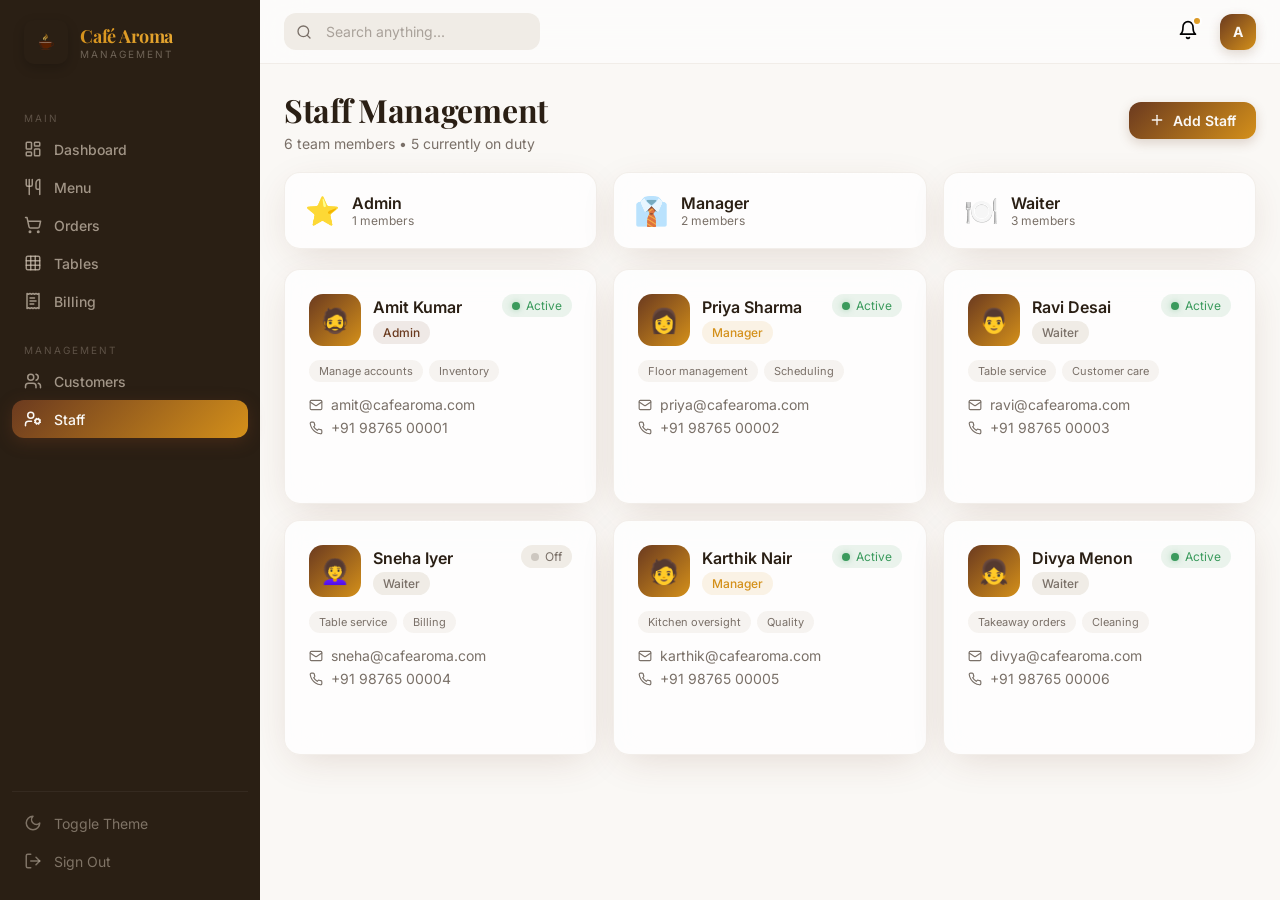
<file: staff.html>
<!DOCTYPE html>
<html lang="en">
<head>
<meta charset="UTF-8"><meta name="viewport" content="width=device-width,initial-scale=1.0">
<title>Staff - Café Aroma</title>
<meta name="description" content="Café Aroma Management System - Staff">
<link rel="stylesheet" href="style.css">
</head>
<body>
<div class="app-layout">
<nav class="sidebar">
<div class="brand"><img src="images/cafe-logo.png" alt="Café Aroma"><div><h1>Café Aroma</h1><p>Management</p></div></div>
<div class="group-label">Main</div><a href="index.html" class="nav-item"><svg xmlns="http://www.w3.org/2000/svg" width="18" height="18" viewBox="0 0 24 24" fill="none" stroke="currentColor" stroke-width="2" stroke-linecap="round" stroke-linejoin="round"><rect width="7" height="9" x="3" y="3" rx="1"/><rect width="7" height="5" x="14" y="3" rx="1"/><rect width="7" height="9" x="14" y="12" rx="1"/><rect width="7" height="5" x="3" y="16" rx="1"/></svg><span>Dashboard</span></a>
<a href="menu.html" class="nav-item"><svg xmlns="http://www.w3.org/2000/svg" width="18" height="18" viewBox="0 0 24 24" fill="none" stroke="currentColor" stroke-width="2" stroke-linecap="round" stroke-linejoin="round"><path d="M3 2v7c0 1.1.9 2 2 2h4a2 2 0 0 0 2-2V2"/><path d="M7 2v20"/><path d="M21 15V2v0a5 5 0 0 0-5 5v6c0 1.1.9 2 2 2h3Zm0 0v7"/></svg><span>Menu</span></a>
<a href="orders.html" class="nav-item"><svg xmlns="http://www.w3.org/2000/svg" width="18" height="18" viewBox="0 0 24 24" fill="none" stroke="currentColor" stroke-width="2" stroke-linecap="round" stroke-linejoin="round"><circle cx="8" cy="21" r="1"/><circle cx="19" cy="21" r="1"/><path d="M2.05 2.05h2l2.66 12.42a2 2 0 0 0 2 1.58h9.78a2 2 0 0 0 1.95-1.57l1.65-7.43H5.12"/></svg><span>Orders</span></a>
<a href="tables.html" class="nav-item"><svg xmlns="http://www.w3.org/2000/svg" width="18" height="18" viewBox="0 0 24 24" fill="none" stroke="currentColor" stroke-width="2" stroke-linecap="round" stroke-linejoin="round"><rect width="18" height="18" x="3" y="3" rx="2"/><path d="M3 9h18"/><path d="M3 15h18"/><path d="M9 3v18"/><path d="M15 3v18"/></svg><span>Tables</span></a>
<a href="billing.html" class="nav-item"><svg xmlns="http://www.w3.org/2000/svg" width="18" height="18" viewBox="0 0 24 24" fill="none" stroke="currentColor" stroke-width="2" stroke-linecap="round" stroke-linejoin="round"><path d="M4 2v20l2-1 2 1 2-1 2 1 2-1 2 1 2-1 2 1V2l-2 1-2-1-2 1-2-1-2 1-2-1-2 1Z"/><path d="M14 8H8"/><path d="M16 12H8"/><path d="M13 16H8"/></svg><span>Billing</span></a>
<div class="group-label" style="margin-top:24px">Management</div><a href="customers.html" class="nav-item"><svg xmlns="http://www.w3.org/2000/svg" width="18" height="18" viewBox="0 0 24 24" fill="none" stroke="currentColor" stroke-width="2" stroke-linecap="round" stroke-linejoin="round"><path d="M16 21v-2a4 4 0 0 0-4-4H6a4 4 0 0 0-4 4v2"/><circle cx="9" cy="7" r="4"/><path d="M22 21v-2a4 4 0 0 0-3-3.87"/><path d="M16 3.13a4 4 0 0 1 0 7.75"/></svg><span>Customers</span></a>
<a href="staff.html" class="nav-item active"><svg xmlns="http://www.w3.org/2000/svg" width="18" height="18" viewBox="0 0 24 24" fill="none" stroke="currentColor" stroke-width="2" stroke-linecap="round" stroke-linejoin="round"><circle cx="18" cy="15" r="3"/><circle cx="9" cy="7" r="4"/><path d="M10 15H6a4 4 0 0 0-4 4v2"/><path d="m21.7 16.4-.9-.3"/><path d="m15.2 13.9-.9-.3"/><path d="m16.6 18.7.3-.9"/><path d="m19.1 12.2.3-.9"/><path d="m19.6 18.7-.4-1"/><path d="m16.8 12.3-.4-1"/><path d="m14.3 16.6 1-.4"/><path d="m20.7 13.8 1-.4"/></svg><span>Staff</span></a>
<div class="sidebar-footer">
<button onclick="document.body.classList.toggle('dark-mode')"><svg xmlns="http://www.w3.org/2000/svg" width="18" height="18" viewBox="0 0 24 24" fill="none" stroke="currentColor" stroke-width="2" stroke-linecap="round" stroke-linejoin="round"><path d="M12 3a6 6 0 0 0 9 9 9 9 0 1 1-9-9Z"/></svg><span>Toggle Theme</span></button>
<button onclick="window.location.href='auth.html'"><svg xmlns="http://www.w3.org/2000/svg" width="18" height="18" viewBox="0 0 24 24" fill="none" stroke="currentColor" stroke-width="2" stroke-linecap="round" stroke-linejoin="round"><path d="M9 21H5a2 2 0 0 1-2-2V5a2 2 0 0 1 2-2h4"/><polyline points="16 17 21 12 16 7"/><line x1="21" x2="9" y1="12" y2="12"/></svg><span>Sign Out</span></button>
</div></nav>
<div class="main-area">
<header class="top-bar">
<div class="search-box"><svg xmlns="http://www.w3.org/2000/svg" width="16" height="16" viewBox="0 0 24 24" fill="none" stroke="currentColor" stroke-width="2" stroke-linecap="round" stroke-linejoin="round"><circle cx="11" cy="11" r="8"/><path d="m21 21-4.3-4.3"/></svg><input placeholder="Search anything..."></div>
<div class="top-right">
<button class="bell-btn" onclick="document.getElementById('notif-panel').classList.toggle('hidden')"><svg xmlns="http://www.w3.org/2000/svg" width="20" height="20" viewBox="0 0 24 24" fill="none" stroke="currentColor" stroke-width="2" stroke-linecap="round" stroke-linejoin="round"><path d="M6 8a6 6 0 0 1 12 0c0 7 3 9 3 9H3s3-2 3-9"/><path d="M10.3 21a1.94 1.94 0 0 0 3.4 0"/></svg><span class="dot"></span></button>
<div class="avatar">A</div>
<div id="notif-panel" class="notif-panel hidden">
<div class="header"><div class="left"><svg xmlns="http://www.w3.org/2000/svg" width="20" height="20" viewBox="0 0 24 24" fill="none" stroke="currentColor" stroke-width="2" stroke-linecap="round" stroke-linejoin="round"><path d="M6 8a6 6 0 0 1 12 0c0 7 3 9 3 9H3s3-2 3-9"/><path d="M10.3 21a1.94 1.94 0 0 0 3.4 0"/></svg><h3>Notifications</h3><span class="count">0</span></div>
<div class="right"><button onclick="document.getElementById('notif-panel').classList.add('hidden')">✕</button></div></div>
<div class="notif-list"></div><div class="footer"><button>View All Notifications</button></div></div>
</div></header>
<main class="content"><div class="space-y">
<div class="flex-between"><div><h1>Staff Management</h1><p id="staff-info" style="color:var(--muted-fg);font-size:14px;margin-top:4px">Loading...</p></div>
<button class="btn-primary" onclick="addNewStaff()"><svg xmlns="http://www.w3.org/2000/svg" width="16" height="16" viewBox="0 0 24 24" fill="none" stroke="currentColor" stroke-width="2" stroke-linecap="round" stroke-linejoin="round"><path d="M5 12h14"/><path d="M12 5v14"/></svg> Add Staff</button></div>
<div class="role-summary" id="role-summary"></div>
<div class="staff-grid" id="staff-grid"></div>
</div></main></div></div>
<script src="app.js"></script>
</body>
</html>
</file>
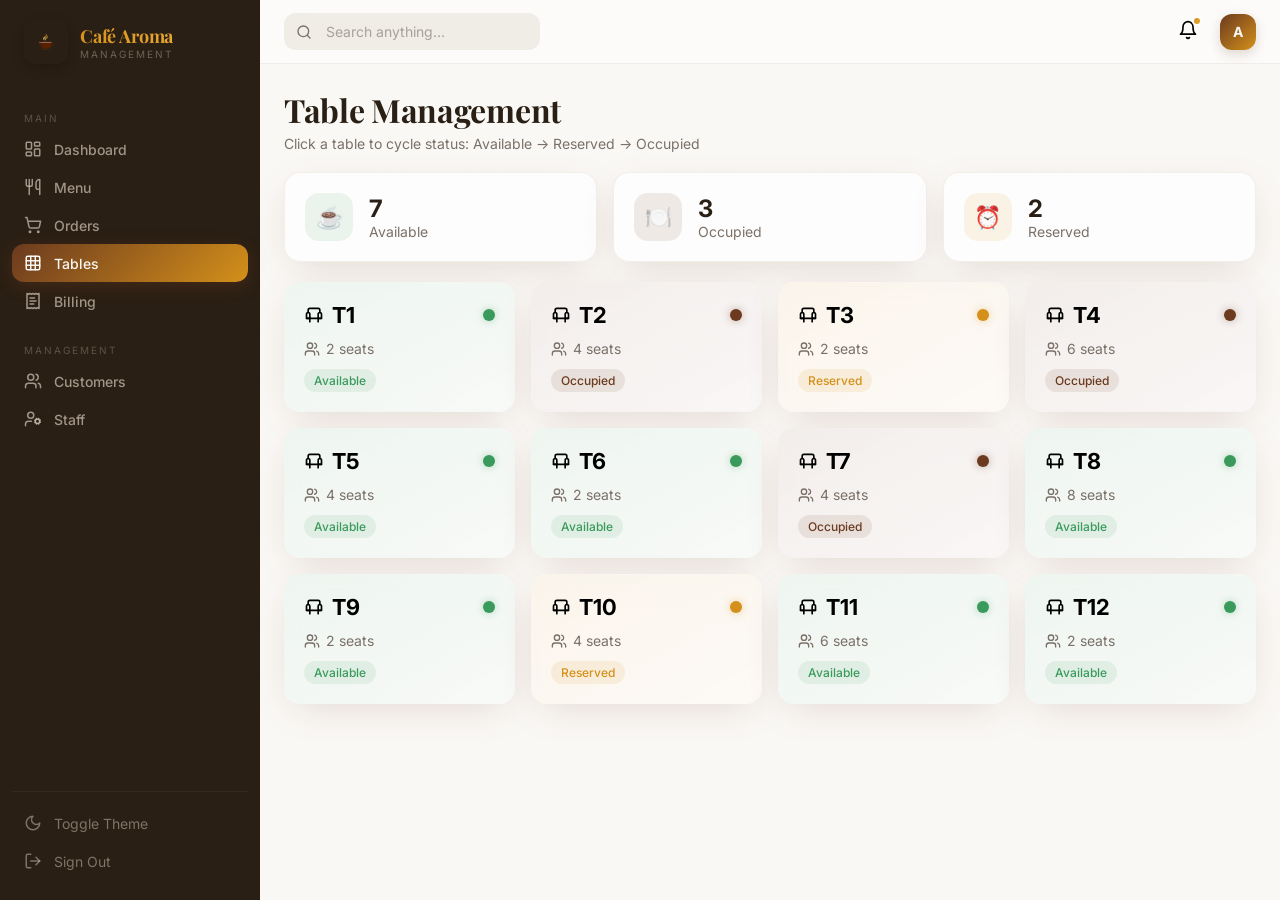
<file: tables.html>
<!DOCTYPE html>
<html lang="en">
<head>
<meta charset="UTF-8"><meta name="viewport" content="width=device-width,initial-scale=1.0">
<title>Tables - Café Aroma</title>
<meta name="description" content="Café Aroma Management System - Tables">
<link rel="stylesheet" href="style.css">
</head>
<body>
<div class="app-layout">
<nav class="sidebar">
<div class="brand"><img src="images/cafe-logo.png" alt="Café Aroma"><div><h1>Café Aroma</h1><p>Management</p></div></div>
<div class="group-label">Main</div><a href="index.html" class="nav-item"><svg xmlns="http://www.w3.org/2000/svg" width="18" height="18" viewBox="0 0 24 24" fill="none" stroke="currentColor" stroke-width="2" stroke-linecap="round" stroke-linejoin="round"><rect width="7" height="9" x="3" y="3" rx="1"/><rect width="7" height="5" x="14" y="3" rx="1"/><rect width="7" height="9" x="14" y="12" rx="1"/><rect width="7" height="5" x="3" y="16" rx="1"/></svg><span>Dashboard</span></a>
<a href="menu.html" class="nav-item"><svg xmlns="http://www.w3.org/2000/svg" width="18" height="18" viewBox="0 0 24 24" fill="none" stroke="currentColor" stroke-width="2" stroke-linecap="round" stroke-linejoin="round"><path d="M3 2v7c0 1.1.9 2 2 2h4a2 2 0 0 0 2-2V2"/><path d="M7 2v20"/><path d="M21 15V2v0a5 5 0 0 0-5 5v6c0 1.1.9 2 2 2h3Zm0 0v7"/></svg><span>Menu</span></a>
<a href="orders.html" class="nav-item"><svg xmlns="http://www.w3.org/2000/svg" width="18" height="18" viewBox="0 0 24 24" fill="none" stroke="currentColor" stroke-width="2" stroke-linecap="round" stroke-linejoin="round"><circle cx="8" cy="21" r="1"/><circle cx="19" cy="21" r="1"/><path d="M2.05 2.05h2l2.66 12.42a2 2 0 0 0 2 1.58h9.78a2 2 0 0 0 1.95-1.57l1.65-7.43H5.12"/></svg><span>Orders</span></a>
<a href="tables.html" class="nav-item active"><svg xmlns="http://www.w3.org/2000/svg" width="18" height="18" viewBox="0 0 24 24" fill="none" stroke="currentColor" stroke-width="2" stroke-linecap="round" stroke-linejoin="round"><rect width="18" height="18" x="3" y="3" rx="2"/><path d="M3 9h18"/><path d="M3 15h18"/><path d="M9 3v18"/><path d="M15 3v18"/></svg><span>Tables</span></a>
<a href="billing.html" class="nav-item"><svg xmlns="http://www.w3.org/2000/svg" width="18" height="18" viewBox="0 0 24 24" fill="none" stroke="currentColor" stroke-width="2" stroke-linecap="round" stroke-linejoin="round"><path d="M4 2v20l2-1 2 1 2-1 2 1 2-1 2 1 2-1 2 1V2l-2 1-2-1-2 1-2-1-2 1-2-1-2 1Z"/><path d="M14 8H8"/><path d="M16 12H8"/><path d="M13 16H8"/></svg><span>Billing</span></a>
<div class="group-label" style="margin-top:24px">Management</div><a href="customers.html" class="nav-item"><svg xmlns="http://www.w3.org/2000/svg" width="18" height="18" viewBox="0 0 24 24" fill="none" stroke="currentColor" stroke-width="2" stroke-linecap="round" stroke-linejoin="round"><path d="M16 21v-2a4 4 0 0 0-4-4H6a4 4 0 0 0-4 4v2"/><circle cx="9" cy="7" r="4"/><path d="M22 21v-2a4 4 0 0 0-3-3.87"/><path d="M16 3.13a4 4 0 0 1 0 7.75"/></svg><span>Customers</span></a>
<a href="staff.html" class="nav-item"><svg xmlns="http://www.w3.org/2000/svg" width="18" height="18" viewBox="0 0 24 24" fill="none" stroke="currentColor" stroke-width="2" stroke-linecap="round" stroke-linejoin="round"><circle cx="18" cy="15" r="3"/><circle cx="9" cy="7" r="4"/><path d="M10 15H6a4 4 0 0 0-4 4v2"/><path d="m21.7 16.4-.9-.3"/><path d="m15.2 13.9-.9-.3"/><path d="m16.6 18.7.3-.9"/><path d="m19.1 12.2.3-.9"/><path d="m19.6 18.7-.4-1"/><path d="m16.8 12.3-.4-1"/><path d="m14.3 16.6 1-.4"/><path d="m20.7 13.8 1-.4"/></svg><span>Staff</span></a>
<div class="sidebar-footer">
<button onclick="document.body.classList.toggle('dark-mode')"><svg xmlns="http://www.w3.org/2000/svg" width="18" height="18" viewBox="0 0 24 24" fill="none" stroke="currentColor" stroke-width="2" stroke-linecap="round" stroke-linejoin="round"><path d="M12 3a6 6 0 0 0 9 9 9 9 0 1 1-9-9Z"/></svg><span>Toggle Theme</span></button>
<button onclick="window.location.href='auth.html'"><svg xmlns="http://www.w3.org/2000/svg" width="18" height="18" viewBox="0 0 24 24" fill="none" stroke="currentColor" stroke-width="2" stroke-linecap="round" stroke-linejoin="round"><path d="M9 21H5a2 2 0 0 1-2-2V5a2 2 0 0 1 2-2h4"/><polyline points="16 17 21 12 16 7"/><line x1="21" x2="9" y1="12" y2="12"/></svg><span>Sign Out</span></button>
</div></nav>
<div class="main-area">
<header class="top-bar">
<div class="search-box"><svg xmlns="http://www.w3.org/2000/svg" width="16" height="16" viewBox="0 0 24 24" fill="none" stroke="currentColor" stroke-width="2" stroke-linecap="round" stroke-linejoin="round"><circle cx="11" cy="11" r="8"/><path d="m21 21-4.3-4.3"/></svg><input placeholder="Search anything..."></div>
<div class="top-right">
<button class="bell-btn" onclick="document.getElementById('notif-panel').classList.toggle('hidden')"><svg xmlns="http://www.w3.org/2000/svg" width="20" height="20" viewBox="0 0 24 24" fill="none" stroke="currentColor" stroke-width="2" stroke-linecap="round" stroke-linejoin="round"><path d="M6 8a6 6 0 0 1 12 0c0 7 3 9 3 9H3s3-2 3-9"/><path d="M10.3 21a1.94 1.94 0 0 0 3.4 0"/></svg><span class="dot"></span></button>
<div class="avatar">A</div>
<div id="notif-panel" class="notif-panel hidden">
<div class="header"><div class="left"><svg xmlns="http://www.w3.org/2000/svg" width="20" height="20" viewBox="0 0 24 24" fill="none" stroke="currentColor" stroke-width="2" stroke-linecap="round" stroke-linejoin="round"><path d="M6 8a6 6 0 0 1 12 0c0 7 3 9 3 9H3s3-2 3-9"/><path d="M10.3 21a1.94 1.94 0 0 0 3.4 0"/></svg><h3>Notifications</h3><span class="count">0</span></div>
<div class="right"><button onclick="document.getElementById('notif-panel').classList.add('hidden')">✕</button></div></div>
<div class="notif-list"></div><div class="footer"><button>View All Notifications</button></div></div>
</div></header>
<main class="content"><div class="space-y">
<div><h1>Table Management</h1><p style="color:var(--muted-fg);font-size:14px;margin-top:4px">Click a table to cycle status: Available → Reserved → Occupied</p></div>
<div class="summary-cards">
<div class="glass-card summary-card"><div class="icon-box green">☕</div><div><p class="val">0</p><p class="lbl">Available</p></div></div>
<div class="glass-card summary-card"><div class="icon-box blue">🍽️</div><div><p class="val">0</p><p class="lbl">Occupied</p></div></div>
<div class="glass-card summary-card"><div class="icon-box yellow">⏰</div><div><p class="val">0</p><p class="lbl">Reserved</p></div></div>
</div>
<div class="tables-grid" id="tables-grid"></div>
</div></main></div></div>
<script src="app.js"></script>
</body>
</html>
</file>
<file: style.css>
@import url('https://fonts.googleapis.com/css2?family=Playfair+Display:wght@400;500;600;700&family=Inter:wght@300;400;500;600;700&display=swap');
*{margin:0;padding:0;box-sizing:border-box}
:root{
--bg:#faf8f5;--fg:#2a1f14;--card:#fefefe;--card-fg:#2a1f14;
--primary:#6b3a1f;--primary-fg:#faf8f5;--secondary:#ece5dc;--secondary-fg:#3a2a1a;
--muted:#f0ece6;--muted-fg:#7a7068;--accent:#d4901a;--accent-fg:#2a1f14;
--border:#e0d8ce;--radius:0.75rem;
--sidebar-bg:#2a1f14;--sidebar-fg:#d4c8b8;--sidebar-primary:#d4901a;--sidebar-accent:#3a2a1a;
--success:#3a9a5c;--warning:#d4901a;--info:#4a8fd4;--gold:#d4901a;
--shadow-warm:0 10px 40px -10px rgba(107,58,31,0.18);
--shadow-elevated:0 25px 60px -15px rgba(42,31,20,0.22);
--gradient-warm:linear-gradient(135deg,#6b3a1f,#d4901a);
--gradient-gold:linear-gradient(135deg,#d4901a,#e8a832);
--gradient-subtle:linear-gradient(135deg,rgba(107,58,31,0.05),rgba(212,144,26,0.08));
}
body{font-family:'Inter',sans-serif;background:var(--bg);color:var(--fg);min-height:100vh;display:flex;-webkit-font-smoothing:antialiased}
h1,h2,h3,h4,h5,h6{font-family:'Playfair Display',serif;letter-spacing:-0.01em}
a{text-decoration:none;color:inherit}
.hidden{display:none!important}
.space-y>*+*{margin-top:20px}
.space-y-sm>*+*{margin-top:12px}
.flex-between{display:flex;align-items:center;justify-content:space-between;flex-wrap:wrap;gap:16px}
.app-layout{display:flex;width:100%;min-height:100vh}

/* Animations */
@keyframes fadeInUp{from{opacity:0;transform:translateY(20px)}to{opacity:1;transform:translateY(0)}}
@keyframes fadeIn{from{opacity:0}to{opacity:1}}
@keyframes slideInLeft{from{opacity:0;transform:translateX(-20px)}to{opacity:1;transform:translateX(0)}}
@keyframes slideInRight{from{opacity:0;transform:translateX(20px)}to{opacity:1;transform:translateX(0)}}
@keyframes scaleIn{from{opacity:0;transform:scale(0.95)}to{opacity:1;transform:scale(1)}}
@keyframes shimmer{0%{background-position:-200% 0}100%{background-position:200% 0}}
@keyframes float{0%,100%{transform:translateY(0)}50%{transform:translateY(-6px)}}
@keyframes pulse{0%,100%{opacity:1}50%{opacity:0.5}}
@keyframes glow{0%,100%{box-shadow:0 0 8px rgba(212,144,26,0.3)}50%{box-shadow:0 0 20px rgba(212,144,26,0.5)}}
@keyframes gradientShift{0%{background-position:0% 50%}50%{background-position:100% 50%}100%{background-position:0% 50%}}

.animate-fadeInUp{animation:fadeInUp 0.6s ease-out both}
.animate-fadeIn{animation:fadeIn 0.4s ease-out both}
.animate-slideInLeft{animation:slideInLeft 0.5s ease-out both}
.animate-slideInRight{animation:slideInRight 0.5s ease-out both}
.animate-scaleIn{animation:scaleIn 0.4s ease-out both}

/* Stagger animations */
.stagger>*:nth-child(1){animation-delay:0.05s}
.stagger>*:nth-child(2){animation-delay:0.1s}
.stagger>*:nth-child(3){animation-delay:0.15s}
.stagger>*:nth-child(4){animation-delay:0.2s}
.stagger>*:nth-child(5){animation-delay:0.25s}
.stagger>*:nth-child(6){animation-delay:0.3s}
.stagger>*:nth-child(7){animation-delay:0.35s}
.stagger>*:nth-child(8){animation-delay:0.4s}
.stagger>*:nth-child(9){animation-delay:0.45s}
.stagger>*:nth-child(10){animation-delay:0.5s}
.stagger>*:nth-child(11){animation-delay:0.55s}
.stagger>*:nth-child(12){animation-delay:0.6s}

/* Sidebar */
.sidebar{width:260px;background:var(--sidebar-bg);color:var(--sidebar-fg);display:flex;flex-direction:column;position:fixed;top:0;left:0;bottom:0;z-index:40;padding:20px 12px;transition:all 0.3s}
.sidebar .brand{display:flex;align-items:center;gap:12px;padding:0 12px 32px}
.sidebar .brand img{height:44px;width:44px;border-radius:10px;transition:transform 0.3s;box-shadow:0 4px 12px rgba(0,0,0,0.2)}
.sidebar .brand img:hover{transform:scale(1.1) rotate(5deg)}
.sidebar .brand h1{font-size:18px;color:var(--sidebar-primary);margin:0;background:var(--gradient-gold);-webkit-background-clip:text;-webkit-text-fill-color:transparent;background-clip:text}
.sidebar .brand p{font-size:10px;color:rgba(212,200,184,0.4);text-transform:uppercase;letter-spacing:2px;margin:0}
.sidebar .group-label{font-size:10px;color:rgba(212,200,184,0.3);text-transform:uppercase;letter-spacing:2px;padding:0 12px;margin:16px 0 6px}
.sidebar .nav-item{display:flex;align-items:center;gap:12px;padding:10px 12px;border-radius:12px;font-size:14px;font-weight:500;color:rgba(212,200,184,0.7);cursor:pointer;transition:all 0.3s cubic-bezier(0.4,0,0.2,1);position:relative;overflow:hidden}
.sidebar .nav-item::before{content:'';position:absolute;left:0;top:0;width:100%;height:100%;background:linear-gradient(90deg,transparent,rgba(212,144,26,0.05),transparent);transform:translateX(-100%);transition:transform 0.5s}
.sidebar .nav-item:hover::before{transform:translateX(100%)}
.sidebar .nav-item:hover{background:var(--sidebar-accent);color:var(--sidebar-fg);transform:translateX(4px)}
.sidebar .nav-item.active{background:var(--gradient-warm);color:var(--primary-fg);box-shadow:0 4px 16px rgba(107,58,31,0.4);transform:translateX(0)}
.sidebar .nav-item.active::after{content:'';position:absolute;right:-12px;width:4px;height:60%;background:var(--accent);border-radius:4px}
.sidebar .nav-item svg,.sidebar .nav-item .icon{width:18px;height:18px;flex-shrink:0;transition:transform 0.2s}
.sidebar .nav-item:hover svg{transform:scale(1.15)}
.sidebar-footer{margin-top:auto;padding-top:12px;border-top:1px solid rgba(255,255,255,0.05)}
.sidebar-footer button{display:flex;align-items:center;gap:12px;width:100%;padding:10px 12px;border-radius:12px;border:none;background:none;color:rgba(212,200,184,0.5);font-size:14px;cursor:pointer;transition:all 0.3s;font-family:inherit}
.sidebar-footer button:hover{background:var(--sidebar-accent);color:var(--sidebar-fg);transform:translateX(4px)}

/* Main content */
.main-area{flex:1;margin-left:260px;display:flex;flex-direction:column;min-width:0}
.top-bar{height:64px;display:flex;align-items:center;justify-content:space-between;padding:0 24px;border-bottom:1px solid rgba(224,216,206,0.4);background:rgba(254,254,254,0.6);backdrop-filter:blur(20px);position:sticky;top:0;z-index:10;transition:all 0.3s}
.search-box{position:relative}
.search-box input{padding:8px 16px 8px 40px;background:var(--muted);border:none;border-radius:12px;font-size:14px;width:256px;outline:none;font-family:inherit;transition:all 0.3s;border:2px solid transparent}
.search-box input:focus{border-color:rgba(107,58,31,0.3);box-shadow:0 0 0 4px rgba(107,58,31,0.08);width:300px}
.search-box input::placeholder{color:rgba(122,112,104,0.6)}
.search-box svg{position:absolute;left:12px;top:50%;transform:translateY(-50%);width:16px;height:16px;color:var(--muted-fg);transition:color 0.2s}
.search-box input:focus+svg,.search-box:focus-within svg{color:var(--primary)}
.top-right{display:flex;align-items:center;gap:12px}
.bell-btn{position:relative;padding:10px;border-radius:12px;border:none;background:none;cursor:pointer;transition:all 0.3s}
.bell-btn:hover{background:var(--muted);transform:rotate(15deg)}
.bell-btn .dot{position:absolute;top:6px;right:6px;width:10px;height:10px;background:var(--gradient-gold);border-radius:50%;border:2px solid var(--card);animation:pulse 2s infinite}
.avatar{height:36px;width:36px;border-radius:12px;background:var(--gradient-warm);display:flex;align-items:center;justify-content:center;color:var(--primary-fg);font-size:14px;font-weight:700;cursor:pointer;transition:all 0.3s;box-shadow:0 4px 12px rgba(107,58,31,0.2)}
.avatar:hover{transform:scale(1.1);box-shadow:0 6px 16px rgba(107,58,31,0.3)}
.content{flex:1;padding:24px;overflow:auto;max-width:1400px;margin:0 auto;width:100%}

/* Glass Cards - Enhanced */
.glass-card{background:rgba(254,254,254,0.85);backdrop-filter:blur(16px);border:1px solid rgba(224,216,206,0.4);border-radius:16px;box-shadow:var(--shadow-warm);transition:all 0.4s cubic-bezier(0.4,0,0.2,1);position:relative;overflow:hidden}
.glass-card::before{content:'';position:absolute;top:0;left:0;right:0;height:1px;background:linear-gradient(90deg,transparent,rgba(255,255,255,0.8),transparent)}
.glass-card:hover{box-shadow:var(--shadow-elevated);transform:translateY(-4px)}
.glass-card-static{background:rgba(254,254,254,0.85);backdrop-filter:blur(16px);border:1px solid rgba(224,216,206,0.4);border-radius:16px;box-shadow:var(--shadow-warm)}
.cafe-gradient{background:var(--gradient-warm)}
.cafe-gradient-gold{background:var(--gradient-gold)}

/* Stats - Enhanced */
.stats-grid{display:grid;grid-template-columns:repeat(4,1fr);gap:16px}
.stat-card{padding:24px;position:relative}
.stat-card::after{content:'';position:absolute;bottom:0;left:16px;right:16px;height:3px;background:var(--gradient-warm);border-radius:999px;opacity:0;transition:opacity 0.3s}
.stat-card:hover::after{opacity:1}
.stat-card .top-row{display:flex;align-items:center;justify-content:space-between;margin-bottom:12px}
.stat-card .emoji{font-size:28px;animation:float 3s ease-in-out infinite}
.stat-card:nth-child(2) .emoji{animation-delay:0.5s}
.stat-card:nth-child(3) .emoji{animation-delay:1s}
.stat-card:nth-child(4) .emoji{animation-delay:1.5s}
.stat-card .badge{display:flex;align-items:center;gap:4px;font-size:12px;font-weight:600;color:var(--success);background:rgba(58,154,92,0.1);padding:4px 10px;border-radius:999px}
.stat-card .value{font-size:32px;font-weight:700;letter-spacing:-0.5px;background:var(--gradient-warm);-webkit-background-clip:text;-webkit-text-fill-color:transparent;background-clip:text}
.stat-card .label{font-size:14px;color:var(--muted-fg);margin-top:4px}

/* Hero banner - Enhanced */
.hero-banner{position:relative;border-radius:20px;overflow:hidden;height:220px;animation:fadeInUp 0.8s ease-out}
.hero-banner img{position:absolute;inset:0;width:100%;height:100%;object-fit:cover;transition:transform 8s ease}
.hero-banner:hover img{transform:scale(1.05)}
.hero-banner .overlay{position:absolute;inset:0;background:linear-gradient(to right,rgba(42,31,20,0.85),rgba(42,31,20,0.5),transparent)}
.hero-banner .text{position:relative;z-index:1;height:100%;display:flex;flex-direction:column;justify-content:center;padding:36px}
.hero-banner .text h1{font-size:38px;font-weight:700;color:var(--primary-fg);text-shadow:0 2px 12px rgba(0,0,0,0.2)}
.hero-banner .text p{color:rgba(250,248,245,0.7);margin-top:8px;max-width:400px}

/* Quick actions - Enhanced */
.quick-actions{display:flex;flex-wrap:wrap;gap:12px}
.quick-actions .action-btn{display:flex;align-items:center;gap:8px;padding:12px 24px;background:var(--gradient-warm);background-size:200% 200%;animation:gradientShift 3s ease infinite;color:var(--primary-fg);border-radius:14px;border:none;font-size:14px;font-weight:600;cursor:pointer;box-shadow:0 4px 16px rgba(107,58,31,0.25);transition:all 0.3s;font-family:inherit;position:relative;overflow:hidden}
.quick-actions .action-btn::after{content:'';position:absolute;top:50%;left:50%;width:0;height:0;background:rgba(255,255,255,0.15);border-radius:50%;transition:width 0.5s,height 0.5s;transform:translate(-50%,-50%)}
.quick-actions .action-btn:hover::after{width:200px;height:200px}
.quick-actions .action-btn:hover{transform:translateY(-3px);box-shadow:0 8px 24px rgba(107,58,31,0.35)}

/* Gallery - Enhanced */
.gallery-grid{display:grid;grid-template-columns:1fr 1fr;gap:16px}
.gallery-item{position:relative;border-radius:18px;overflow:hidden;height:156px;cursor:pointer}
.gallery-item img{width:100%;height:100%;object-fit:cover;transition:transform 0.6s cubic-bezier(0.4,0,0.2,1)}
.gallery-item:hover img{transform:scale(1.08)}
.gallery-item .overlay{position:absolute;inset:0;background:linear-gradient(to top,rgba(42,31,20,0.7),transparent)}
.gallery-item .caption{position:absolute;bottom:16px;left:16px;transition:transform 0.3s}
.gallery-item:hover .caption{transform:translateY(-4px)}
.gallery-item .caption h3{color:var(--primary-fg);font-size:18px;font-weight:600}
.gallery-item .caption p{color:rgba(250,248,245,0.7);font-size:12px}

/* Charts */
.chart-container{padding:24px}
.chart-container h3{font-size:18px;font-weight:600;margin-bottom:8px}
.chart-bar-group{display:flex;align-items:flex-end;gap:12px;height:180px;padding-top:20px}
.chart-bar{flex:1;background:var(--gradient-warm);border-radius:10px 10px 0 0;transition:all 0.5s cubic-bezier(0.4,0,0.2,1);min-width:30px;position:relative;cursor:pointer}
.chart-bar:hover{filter:brightness(1.1);transform:scaleY(1.05);transform-origin:bottom}
.chart-bar .chart-label{position:absolute;bottom:-24px;left:50%;transform:translateX(-50%);font-size:11px;color:var(--muted-fg);white-space:nowrap}
.chart-bar .chart-val{position:absolute;top:-22px;left:50%;transform:translateX(-50%);font-size:11px;font-weight:600;color:var(--fg);opacity:0;transition:opacity 0.3s}
.chart-bar:hover .chart-val{opacity:1}

/* Tables */
.table-wrap{overflow-x:auto}
.table-wrap table{width:100%;border-collapse:collapse;font-size:14px}
.table-wrap thead th{text-align:left;padding:12px 20px;font-weight:500;font-size:11px;text-transform:uppercase;letter-spacing:1px;color:var(--muted-fg);border-bottom:1px solid var(--border)}
.table-wrap tbody tr{border-top:1px solid rgba(224,216,206,0.3);transition:all 0.3s}
.table-wrap tbody tr:hover{background:rgba(240,236,230,0.4);transform:scale(1.005)}
.table-wrap tbody td{padding:12px 20px}

/* Badge */
.badge{display:inline-flex;align-items:center;gap:4px;padding:4px 10px;border-radius:999px;font-size:12px;font-weight:500;transition:all 0.2s}
.badge-success{background:rgba(58,154,92,0.1);color:var(--success)}
.badge-warning{background:rgba(212,144,26,0.1);color:var(--warning)}
.badge-muted{background:var(--muted);color:var(--muted-fg)}
.badge-primary{background:rgba(107,58,31,0.1);color:var(--primary)}

/* Top sellers */
.top-sellers .seller-row{display:flex;align-items:center;gap:12px;margin-bottom:16px;transition:transform 0.2s}
.top-sellers .seller-row:hover{transform:translateX(4px)}
.top-sellers .rank{font-size:14px;font-weight:700;color:var(--muted-fg);width:20px}
.top-sellers .info{flex:1}
.top-sellers .info .row{display:flex;justify-content:space-between;align-items:center}
.top-sellers .info .name{font-size:14px;font-weight:500}
.top-sellers .info .revenue{font-size:14px;font-weight:700;background:var(--gradient-warm);-webkit-background-clip:text;-webkit-text-fill-color:transparent;background-clip:text}
.progress-bar{height:6px;background:var(--muted);border-radius:999px;overflow:hidden;margin-top:6px}
.progress-bar .fill{height:100%;background:var(--gradient-warm);border-radius:999px;transition:width 1s ease-out}

/* Menu page - Enhanced */
.menu-header{position:relative;border-radius:20px;overflow:hidden;height:170px;animation:fadeInUp 0.6s ease-out}
.menu-header img{position:absolute;inset:0;width:100%;height:100%;object-fit:cover;transition:transform 6s ease}
.menu-header:hover img{transform:scale(1.04)}
.menu-header .overlay{position:absolute;inset:0;background:linear-gradient(to right,rgba(42,31,20,0.8),rgba(42,31,20,0.45),transparent)}
.menu-header .text{position:relative;z-index:1;height:100%;display:flex;align-items:center;padding:32px}
.menu-header .text h1{font-size:30px;font-weight:700;color:var(--primary-fg)}
.menu-header .text p{color:rgba(250,248,245,0.7);margin-top:4px}
.menu-bar{display:flex;align-items:center;justify-content:space-between;gap:16px;flex-wrap:wrap}
.category-pills{display:flex;flex-wrap:wrap;gap:8px}
.category-pill{padding:8px 18px;border-radius:12px;font-size:14px;font-weight:500;border:none;cursor:pointer;transition:all 0.3s;font-family:inherit;background:var(--card);border:1px solid rgba(224,216,206,0.4)}
.category-pill:hover{border-color:rgba(107,58,31,0.3);transform:translateY(-1px)}
.category-pill.active{background:var(--gradient-warm);color:var(--primary-fg);border-color:transparent;box-shadow:0 4px 12px rgba(107,58,31,0.2)}
.menu-grid{display:grid;grid-template-columns:repeat(4,1fr);gap:16px}
.menu-card{overflow:hidden;cursor:pointer}
.menu-card .img-wrap{position:relative;height:180px;overflow:hidden}
.menu-card .img-wrap img{width:100%;height:100%;object-fit:cover;transition:transform 0.5s cubic-bezier(0.4,0,0.2,1)}
.menu-card:hover .img-wrap img{transform:scale(1.1)}
.menu-card .gradient-overlay{position:absolute;bottom:0;left:0;right:0;height:50%;background:linear-gradient(to top,rgba(42,31,20,0.6),transparent)}
.menu-card .emoji-tag{position:absolute;top:12px;left:12px;font-size:24px;background:rgba(255,255,255,0.9);padding:6px;border-radius:10px;backdrop-filter:blur(8px);transition:transform 0.3s}
.menu-card:hover .emoji-tag{transform:scale(1.15) rotate(5deg)}
.menu-card .price-tag{position:absolute;bottom:12px;right:12px;background:var(--gradient-warm);color:var(--primary-fg);padding:6px 14px;border-radius:10px;font-size:14px;font-weight:700;box-shadow:0 4px 12px rgba(107,58,31,0.3)}
.menu-card .card-body{padding:16px}
.menu-card .card-body h3{font-size:16px;font-weight:600;transition:color 0.2s}
.menu-card:hover .card-body h3{color:var(--primary)}
.menu-card .desc{font-size:12px;color:var(--muted-fg);margin-top:4px}
.menu-card .bottom{display:flex;align-items:center;justify-content:space-between;margin-top:12px}
.menu-card .bottom .cat{font-size:12px;color:var(--muted-fg)}
.avail-btn{display:flex;align-items:center;gap:4px;font-size:11px;padding:4px 10px;border-radius:8px;border:none;cursor:pointer;transition:all 0.3s;font-family:inherit;font-weight:500}
.avail-btn.available{background:rgba(58,154,92,0.1);color:var(--success)}
.avail-btn.unavailable{background:rgba(122,112,104,0.1);color:var(--muted-fg)}

/* Button primary */
.btn-primary{display:flex;align-items:center;gap:8px;padding:10px 20px;background:var(--gradient-warm);color:var(--primary-fg);border-radius:12px;border:none;font-size:14px;font-weight:600;cursor:pointer;box-shadow:0 4px 12px rgba(107,58,31,0.2);transition:all 0.3s;font-family:inherit;position:relative;overflow:hidden}
.btn-primary::after{content:'';position:absolute;top:50%;left:50%;width:0;height:0;background:rgba(255,255,255,0.15);border-radius:50%;transition:width 0.4s,height 0.4s;transform:translate(-50%,-50%)}
.btn-primary:hover::after{width:200px;height:200px}
.btn-primary:hover{transform:translateY(-2px);box-shadow:0 8px 20px rgba(107,58,31,0.3)}

/* Tab switcher */
.tab-switcher{display:flex;background:var(--muted);border-radius:14px;padding:4px;gap:4px}
.tab-switcher button{padding:8px 20px;border:none;border-radius:10px;font-size:14px;font-weight:500;cursor:pointer;background:none;transition:all 0.3s;font-family:inherit;color:var(--muted-fg)}
.tab-switcher button.active{background:var(--card);box-shadow:0 2px 8px rgba(0,0,0,0.06);color:var(--fg);font-weight:600}
.tab-switcher button:hover:not(.active){color:var(--fg)}

/* Order Layout */
.order-layout{display:grid;grid-template-columns:1fr 340px;gap:24px}
.order-menu-grid{display:grid;grid-template-columns:repeat(3,1fr);gap:12px}
.order-menu-item{display:flex;flex-direction:column;align-items:center;padding:16px;text-align:center;cursor:pointer;border:none;font-family:inherit;background:none;transition:all 0.3s}
.order-menu-item:hover{transform:translateY(-2px)}
.order-menu-item .img-wrap{position:relative;width:80px;height:80px;border-radius:16px;overflow:hidden;margin-bottom:8px;box-shadow:0 4px 12px rgba(0,0,0,0.08)}
.order-menu-item .img-wrap img{width:100%;height:100%;object-fit:cover;transition:transform 0.3s}
.order-menu-item:hover .img-wrap img{transform:scale(1.1)}
.order-menu-item .name{font-size:13px;font-weight:500}
.order-menu-item .price{font-size:12px;color:var(--muted-fg)}
.order-menu-item.in-cart{border-color:var(--primary);background:rgba(107,58,31,0.05)}
.qty-badge{position:absolute;top:-4px;right:-4px;width:22px;height:22px;border-radius:50%;background:var(--gradient-warm);color:var(--primary-fg);font-size:11px;font-weight:700;display:flex;align-items:center;justify-content:center;box-shadow:0 2px 8px rgba(107,58,31,0.3);animation:scaleIn 0.3s ease-out}

/* Table selector */
.table-selector{padding:16px}
.table-selector .label{font-size:12px;font-weight:500;color:var(--muted-fg);margin-bottom:8px}
.table-grid{display:grid;grid-template-columns:repeat(6,1fr);gap:8px}
.table-btn{padding:12px 8px;border:1px solid rgba(224,216,206,0.4);border-radius:10px;background:var(--card);cursor:pointer;text-align:center;transition:all 0.3s;font-family:inherit}
.table-btn:hover{border-color:rgba(107,58,31,0.3);transform:translateY(-2px)}
.table-btn.selected{background:var(--gradient-warm);color:var(--primary-fg);border-color:transparent;box-shadow:0 4px 12px rgba(107,58,31,0.2)}
.table-btn .emoji{font-size:18px}
.table-btn .num{font-size:12px;font-weight:600;margin-top:2px}

/* Cart */
.order-cart{position:sticky;top:80px}
.order-cart .cart-header{display:flex;align-items:center;justify-content:space-between;margin-bottom:16px}
.cart-empty{text-align:center;padding:32px 16px;color:var(--muted-fg)}
.cart-empty .emoji{font-size:40px;margin-bottom:8px;animation:float 3s ease-in-out infinite}
.cart-item{display:flex;align-items:center;justify-content:space-between;padding:12px 0;border-bottom:1px solid rgba(224,216,206,0.2)}
.cart-item .left{display:flex;align-items:center;gap:10px}
.cart-item .left span{font-size:20px}
.cart-item .name{font-size:13px;font-weight:500}
.cart-item .meta{font-size:11px;color:var(--muted-fg)}
.cart-controls{display:flex;align-items:center;gap:6px}
.cart-controls button{width:26px;height:26px;border-radius:8px;border:1px solid rgba(224,216,206,0.5);background:none;cursor:pointer;display:flex;align-items:center;justify-content:center;font-size:14px;transition:all 0.2s;font-family:inherit}
.cart-controls button:hover{background:var(--muted);border-color:var(--primary)}
.cart-controls .qty{font-size:14px;font-weight:600;width:24px;text-align:center}
.cart-totals{padding-top:16px;border-top:1px solid rgba(224,216,206,0.3);margin-top:8px}
.cart-totals .row{display:flex;justify-content:space-between;font-size:14px;color:var(--muted-fg);padding:4px 0}
.cart-totals .grand{display:flex;justify-content:space-between;font-size:20px;font-weight:700;padding-top:12px;margin-top:8px;border-top:1px solid rgba(224,216,206,0.3)}
.place-order-btn{width:100%;padding:14px;background:var(--gradient-warm);background-size:200% 200%;animation:gradientShift 3s ease infinite;color:var(--primary-fg);border:none;border-radius:14px;font-size:16px;font-weight:600;cursor:pointer;margin-top:16px;box-shadow:0 4px 16px rgba(107,58,31,0.25);transition:all 0.3s;font-family:inherit}
.place-order-btn:hover{transform:translateY(-3px);box-shadow:0 8px 24px rgba(107,58,31,0.35)}

/* Tables page - Enhanced */
.summary-cards{display:grid;grid-template-columns:repeat(3,1fr);gap:16px}
.summary-card{padding:20px;display:flex;align-items:center;gap:16px}
.summary-card .icon-box{width:48px;height:48px;border-radius:14px;display:flex;align-items:center;justify-content:center;font-size:22px;transition:transform 0.3s}
.summary-card:hover .icon-box{transform:scale(1.15) rotate(5deg)}
.summary-card .icon-box.green{background:rgba(58,154,92,0.1)}
.summary-card .icon-box.blue{background:rgba(107,58,31,0.1)}
.summary-card .icon-box.yellow{background:rgba(212,144,26,0.1)}
.summary-card .val{font-size:24px;font-weight:700}
.summary-card .lbl{font-size:14px;color:var(--muted-fg)}
.tables-grid{display:grid;grid-template-columns:repeat(4,1fr);gap:16px}
.table-card{position:relative;overflow:hidden;padding:20px;cursor:pointer;border:none;text-align:left;font-family:inherit}
.table-card .bg-grad{position:absolute;inset:0;transition:opacity 0.3s}
.table-card.available .bg-grad{background:linear-gradient(to bottom right,rgba(58,154,92,0.08),rgba(58,154,92,0.03))}
.table-card.occupied .bg-grad{background:linear-gradient(to bottom right,rgba(107,58,31,0.08),rgba(107,58,31,0.03))}
.table-card.reserved .bg-grad{background:linear-gradient(to bottom right,rgba(212,144,26,0.08),rgba(212,144,26,0.03))}
.table-card:hover .bg-grad{opacity:0.6}
.table-card .card-inner{position:relative;z-index:1}
.table-card .top-row{display:flex;align-items:center;justify-content:space-between}
.table-card .top-row .left{display:flex;align-items:center;gap:8px}
.table-card .top-row .left .tnum{font-size:22px;font-weight:700}
.table-card .dot{width:12px;height:12px;border-radius:50%;transition:all 0.3s}
.table-card .dot.green{background:var(--success);box-shadow:0 0 8px rgba(58,154,92,0.4)}
.table-card .dot.blue{background:var(--primary);box-shadow:0 0 8px rgba(107,58,31,0.4)}
.table-card .dot.yellow{background:var(--warning);animation:pulse 2s infinite;box-shadow:0 0 8px rgba(212,144,26,0.4)}
.table-card .seats-row{display:flex;align-items:center;gap:6px;margin-top:12px;color:var(--muted-fg);font-size:14px}
.table-card .customer-tag{font-size:12px;color:var(--muted-fg);margin-top:8px;background:rgba(240,236,230,0.5);border-radius:8px;padding:4px 8px;overflow:hidden;text-overflow:ellipsis;white-space:nowrap}
.table-card .status-row{display:flex;align-items:center;gap:8px;margin-top:12px}

/* Billing - Enhanced */
.billing-layout{display:grid;grid-template-columns:1fr 2fr;gap:24px}
.invoice-list{max-height:70vh;overflow-y:auto;padding-right:4px}
.invoice-list::-webkit-scrollbar{width:4px}
.invoice-list::-webkit-scrollbar-track{background:transparent}
.invoice-list::-webkit-scrollbar-thumb{background:rgba(107,58,31,0.2);border-radius:999px}
.invoice-list h3{font-size:14px;font-weight:500;text-transform:uppercase;letter-spacing:1px;color:var(--muted-fg);position:sticky;top:0;background:var(--bg);padding:4px 0;margin-bottom:12px;z-index:1}
.invoice-card{width:100%;text-align:left;padding:20px;margin-bottom:12px;cursor:pointer;border:none;font-family:inherit;transition:all 0.3s}
.invoice-card.selected{box-shadow:0 0 0 2px rgba(107,58,31,0.4);transform:scale(1.02)}
.invoice-card .top-row{display:flex;align-items:center;justify-content:space-between}
.invoice-card .top-row .id{font-weight:600}
.invoice-card .meta{font-size:14px;color:var(--muted-fg);margin-top:4px}
.invoice-card .items{font-size:12px;color:var(--muted-fg);margin-top:2px}
.invoice-card .total{font-size:22px;font-weight:700;background:var(--gradient-warm);-webkit-background-clip:text;-webkit-text-fill-color:transparent;background-clip:text;margin-top:8px}
.invoice-detail .header{background:var(--gradient-warm);background-size:200% 200%;animation:gradientShift 4s ease infinite;padding:28px;border-radius:16px 16px 0 0;display:flex;align-items:center;gap:12px}
.invoice-detail .header .icon{width:44px;height:44px;border-radius:12px;background:rgba(250,248,245,0.2);display:flex;align-items:center;justify-content:center;font-size:22px}
.invoice-detail .header h3{font-size:22px;font-weight:700;color:var(--primary-fg)}
.invoice-detail .header p{font-size:14px;color:rgba(250,248,245,0.7)}
.invoice-detail .body{padding:28px}
.invoice-detail table{width:100%;font-size:14px;border-collapse:collapse}
.invoice-detail table th{text-align:left;padding:12px 0;font-size:11px;text-transform:uppercase;letter-spacing:1px;color:var(--muted-fg);border-bottom:1px solid var(--border)}
.invoice-detail table td{padding:12px 0;border-bottom:1px solid rgba(224,216,206,0.2);transition:background 0.2s}
.invoice-detail table tr:hover td{background:rgba(240,236,230,0.3)}
.invoice-detail table td:last-child,.invoice-detail table th:last-child{text-align:right}
.invoice-detail table td:nth-child(2),.invoice-detail table th:nth-child(2){text-align:center}
.invoice-detail table td:nth-child(3),.invoice-detail table th:nth-child(3){text-align:right}
.discount-row{display:flex;align-items:center;gap:12px;margin:16px 0}
.discount-row label{font-size:14px;color:var(--muted-fg)}
.discount-row input{width:64px;padding:8px 12px;background:transparent;border:none;font-size:14px;text-align:center;outline:none;font-family:inherit}
.discount-wrap{display:flex;align-items:center;background:rgba(240,236,230,0.5);border-radius:8px;overflow:hidden;border:2px solid transparent;transition:border-color 0.2s}
.discount-wrap:focus-within{border-color:rgba(107,58,31,0.3)}
.discount-wrap span{font-size:14px;color:var(--muted-fg);padding-right:12px}
.totals-section .row{display:flex;justify-content:space-between;font-size:14px;color:var(--muted-fg);padding:4px 0}
.totals-section .grand{display:flex;justify-content:space-between;font-size:22px;font-weight:700;padding-top:12px;margin-top:8px;border-top:2px solid rgba(224,216,206,0.3)}
.payment-methods{display:grid;grid-template-columns:repeat(3,1fr);gap:12px;margin:16px 0}
.pay-btn{display:flex;flex-direction:column;align-items:center;gap:8px;padding:20px;background:rgba(240,236,230,0.3);border-radius:14px;border:2px solid rgba(224,216,206,0.3);cursor:pointer;font-size:14px;font-weight:500;transition:all 0.3s;font-family:inherit}
.pay-btn:hover{background:rgba(240,236,230,0.6);border-color:rgba(107,58,31,0.3);transform:translateY(-4px);box-shadow:0 8px 20px rgba(107,58,31,0.1)}
.pay-btn .emoji{font-size:28px;transition:transform 0.3s}
.pay-btn:hover .emoji{transform:scale(1.2) rotate(5deg)}
.paid-banner{display:flex;align-items:center;gap:8px;background:rgba(58,154,92,0.1);color:var(--success);padding:20px;border-radius:14px;font-weight:600;font-size:16px;animation:scaleIn 0.3s ease-out}
.invoice-actions{display:flex;gap:12px;margin-top:20px}
.invoice-actions button{flex:1;display:flex;align-items:center;justify-content:center;gap:8px;padding:14px;border-radius:14px;font-size:14px;font-weight:600;cursor:pointer;transition:all 0.3s;font-family:inherit;border:none}
.invoice-actions .print-btn{background:var(--gradient-warm);color:var(--primary-fg);box-shadow:0 4px 12px rgba(107,58,31,0.2)}
.invoice-actions .print-btn:hover{transform:translateY(-2px);box-shadow:0 8px 20px rgba(107,58,31,0.3)}
.invoice-actions .download-btn{background:none;border:1px solid rgba(224,216,206,0.4);color:var(--fg)}
.invoice-actions .download-btn:hover{background:rgba(240,236,230,0.5);transform:translateY(-2px)}
.invoice-empty{grid-column:span 2;padding:80px;text-align:center}
.invoice-empty .emoji{font-size:56px;margin-bottom:16px;animation:float 3s ease-in-out infinite}
.invoice-empty p{color:var(--muted-fg);font-weight:500;font-size:16px}
.invoice-empty .sub{font-size:13px;color:rgba(122,112,104,0.6);margin-top:4px}

/* Customers - Enhanced */
.tier-cards{display:grid;grid-template-columns:repeat(4,1fr);gap:16px}
.tier-card{padding:24px;text-align:center;transition:all 0.3s}
.tier-card:hover{transform:translateY(-4px)}
.tier-card .emoji{font-size:34px;animation:float 3s ease-in-out infinite}
.tier-card:nth-child(2) .emoji{animation-delay:0.4s}
.tier-card:nth-child(3) .emoji{animation-delay:0.8s}
.tier-card:nth-child(4) .emoji{animation-delay:1.2s}
.tier-card .count{font-size:30px;font-weight:700;margin-top:8px}
.customer-grid{display:grid;grid-template-columns:repeat(3,1fr);gap:16px}
.customer-card{padding:24px;transition:all 0.4s}
.customer-card:hover{transform:translateY(-4px)}
.customer-card .top{display:flex;align-items:start;gap:12px}
.customer-card .avatar{width:52px;height:52px;border-radius:14px;background:var(--gradient-warm);display:flex;align-items:center;justify-content:center;color:var(--primary-fg);font-size:20px;font-weight:700;flex-shrink:0;transition:transform 0.3s}
.customer-card:hover .avatar{transform:scale(1.1) rotate(3deg)}
.customer-card .info{flex:1;min-width:0}
.customer-card .name-row{display:flex;align-items:center;gap:8px}
.customer-card .name{font-weight:600;overflow:hidden;text-overflow:ellipsis;white-space:nowrap}
.customer-card .email{font-size:12px;color:var(--muted-fg);margin-top:2px;overflow:hidden;text-overflow:ellipsis;white-space:nowrap}
.customer-card .stats{display:grid;grid-template-columns:repeat(3,1fr);gap:12px;margin-top:16px;padding-top:16px;border-top:1px solid rgba(224,216,206,0.2);text-align:center}
.customer-card .stats .val{font-size:20px;font-weight:700}
.customer-card .stats .lbl{font-size:10px;color:var(--muted-fg);text-transform:uppercase;letter-spacing:0.5px}
.edit-membership-btn{width:100%;margin-top:16px;display:flex;align-items:center;justify-content:center;gap:6px;padding:10px;background:rgba(240,236,230,0.4);border-radius:10px;font-size:12px;font-weight:500;color:var(--muted-fg);border:none;cursor:pointer;opacity:0;transition:all 0.3s;font-family:inherit}
.customer-card:hover .edit-membership-btn{opacity:1}
.edit-membership-btn:hover{background:rgba(240,236,230,0.7);color:var(--primary)}

/* Staff - Enhanced */
.role-summary{display:grid;grid-template-columns:repeat(3,1fr);gap:16px}
.role-card{padding:20px;display:flex;align-items:center;gap:12px;transition:all 0.3s}
.role-card:hover{transform:translateX(4px)}
.role-card .emoji{font-size:28px;transition:transform 0.3s}
.role-card:hover .emoji{transform:scale(1.15) rotate(5deg)}
.role-card .name{font-weight:600}
.role-card .meta{font-size:12px;color:var(--muted-fg)}
.staff-grid{display:grid;grid-template-columns:repeat(3,1fr);gap:16px}
.staff-card{padding:24px;transition:all 0.4s}
.staff-card:hover{transform:translateY(-4px)}
.staff-card .top{display:flex;align-items:start;justify-content:space-between}
.staff-card .top .left{display:flex;align-items:center;gap:12px}
.staff-card .avatar-box{width:52px;height:52px;border-radius:14px;display:flex;align-items:center;justify-content:center;font-size:26px;transition:transform 0.3s}
.staff-card:hover .avatar-box{transform:scale(1.1)}
.staff-card .name{font-size:16px;font-weight:600}
.duty-toggle{display:flex;align-items:center;gap:6px;padding:4px 10px;border-radius:999px;font-size:12px;border:none;cursor:pointer;transition:all 0.3s;font-family:inherit}
.duty-toggle.active{background:rgba(58,154,92,0.1);color:var(--success)}
.duty-toggle.off{background:var(--muted);color:var(--muted-fg)}
.duty-toggle .dot{width:8px;height:8px;border-radius:50%;transition:all 0.3s}
.duty-toggle .dot.green{background:var(--success);box-shadow:0 0 6px rgba(58,154,92,0.4)}
.duty-toggle .dot.gray{background:rgba(122,112,104,0.3)}
.duties-list{display:flex;flex-wrap:wrap;gap:6px;margin-top:14px}
.duty-tag{font-size:11px;padding:4px 10px;background:rgba(240,236,230,0.6);border-radius:999px;color:var(--muted-fg);transition:all 0.2s}
.duty-tag:hover{background:rgba(107,58,31,0.08);color:var(--primary)}
.staff-contact{margin-top:14px}
.staff-contact .row{display:flex;align-items:center;gap:8px;font-size:14px;color:var(--muted-fg);margin-bottom:6px;transition:color 0.2s}
.staff-contact .row:hover{color:var(--primary)}
.staff-actions{display:flex;gap:8px;margin-top:16px;opacity:0;transition:all 0.3s;transform:translateY(4px)}
.staff-card:hover .staff-actions{opacity:1;transform:translateY(0)}
.staff-actions button{display:flex;align-items:center;gap:4px;padding:6px 12px;border-radius:8px;font-size:12px;font-weight:500;border:none;cursor:pointer;transition:all 0.2s;font-family:inherit}
.staff-actions .edit{background:rgba(240,236,230,0.5);color:var(--fg)}
.staff-actions .edit:hover{background:rgba(107,58,31,0.1);color:var(--primary)}
.staff-actions .remove{background:rgba(220,60,60,0.08);color:#dc3c3c}
.staff-actions .remove:hover{background:rgba(220,60,60,0.15)}

/* Notification panel - Enhanced */
.notif-panel{position:absolute;top:56px;right:0;width:380px;background:var(--card);border:1px solid rgba(224,216,206,0.4);border-radius:16px;box-shadow:0 20px 60px rgba(42,31,20,0.2);z-index:100;overflow:hidden;animation:scaleIn 0.3s ease-out}
.notif-panel .header{display:flex;align-items:center;justify-content:space-between;padding:20px;border-bottom:1px solid rgba(224,216,206,0.3)}
.notif-panel .header .left{display:flex;align-items:center;gap:10px}
.notif-panel .header h3{font-size:16px;font-weight:600}
.notif-panel .header .count{background:var(--gradient-warm);color:var(--primary-fg);padding:2px 8px;border-radius:8px;font-size:12px;font-weight:600}
.notif-panel .header .right button{border:none;background:none;cursor:pointer;font-size:18px;color:var(--muted-fg);transition:color 0.2s;width:32px;height:32px;border-radius:8px;display:flex;align-items:center;justify-content:center}
.notif-panel .header .right button:hover{background:var(--muted);color:var(--fg)}
.notif-list{max-height:350px;overflow-y:auto;padding:8px}
.notif-list::-webkit-scrollbar{width:4px}
.notif-list::-webkit-scrollbar-thumb{background:rgba(107,58,31,0.15);border-radius:999px}
.notif-item{display:flex;align-items:start;gap:12px;padding:14px 12px;border-radius:12px;transition:all 0.2s;cursor:pointer}
.notif-item:hover{background:rgba(240,236,230,0.5);transform:translateX(2px)}
.notif-item.unread{background:rgba(212,144,26,0.04)}
.notif-item .emoji{font-size:28px;flex-shrink:0;margin-top:2px}
.notif-item .content{flex:1;min-width:0}
.notif-item .title-row{display:flex;align-items:center;gap:8px}
.notif-item .title{font-size:14px;font-weight:600}
.notif-item .unread-dot{width:8px;height:8px;border-radius:50%;background:var(--accent);flex-shrink:0;animation:pulse 2s infinite}
.notif-item .msg{font-size:13px;color:var(--muted-fg);margin-top:2px}
.notif-item .time{font-size:11px;color:rgba(122,112,104,0.5);margin-top:4px}
.notif-panel .footer{padding:16px;border-top:1px solid rgba(224,216,206,0.3)}
.notif-panel .footer button{width:100%;padding:10px;border:none;background:var(--muted);border-radius:10px;font-size:14px;font-weight:500;cursor:pointer;color:var(--primary);transition:all 0.2s;font-family:inherit}
.notif-panel .footer button:hover{background:rgba(107,58,31,0.08)}

/* Auth page - Enhanced */
.auth-page{display:flex;min-height:100vh;width:100%}
.auth-left{flex:1;position:relative;display:flex;align-items:center;justify-content:center;overflow:hidden}
.auth-left img{position:absolute;inset:0;width:100%;height:100%;object-fit:cover;transition:transform 20s ease}
.auth-left:hover img{transform:scale(1.1)}
.auth-left .overlay{position:absolute;inset:0;background:linear-gradient(135deg,rgba(42,31,20,0.85),rgba(42,31,20,0.6))}
.auth-left .text{position:relative;z-index:1;color:var(--primary-fg);padding:60px;max-width:500px}
.auth-left .brand{display:flex;align-items:center;gap:16px;margin-bottom:40px}
.auth-left .brand img{height:52px;width:52px;border-radius:12px;box-shadow:0 4px 16px rgba(0,0,0,0.3)}
.auth-left .brand h1{font-size:28px;background:var(--gradient-gold);-webkit-background-clip:text;-webkit-text-fill-color:transparent;background-clip:text}
.auth-left .desc{font-size:18px;line-height:1.6;color:rgba(250,248,245,0.75)}
.auth-stats{display:flex;gap:32px;margin-top:48px}
.auth-stats .stat{text-align:center}
.auth-stats .stat .val{font-size:28px;font-weight:700;background:var(--gradient-gold);-webkit-background-clip:text;-webkit-text-fill-color:transparent;background-clip:text}
.auth-stats .stat .lbl{font-size:12px;color:rgba(250,248,245,0.5);text-transform:uppercase;letter-spacing:1px;margin-top:4px}
.auth-right{flex:1;display:flex;align-items:center;justify-content:center;padding:40px;background:var(--bg)}
.auth-form-wrap{width:100%;max-width:420px;animation:fadeInUp 0.8s ease-out}
.auth-form-wrap h2{font-size:32px;font-weight:700;margin-bottom:4px}
.auth-form-wrap .sub{color:var(--muted-fg);font-size:14px;margin-bottom:24px}
.auth-tabs{display:flex;background:var(--muted);border-radius:14px;padding:4px;margin-bottom:28px;gap:4px}
.auth-tabs button{flex:1;padding:10px;border:none;border-radius:10px;font-size:14px;font-weight:500;cursor:pointer;background:none;transition:all 0.3s;font-family:inherit;color:var(--muted-fg)}
.auth-tabs button.active{background:var(--card);box-shadow:0 2px 8px rgba(0,0,0,0.06);color:var(--fg);font-weight:600}
.auth-form .input-group{position:relative;margin-bottom:16px}
.auth-form .input-group .icon{position:absolute;left:14px;top:50%;transform:translateY(-50%);color:var(--muted-fg);transition:color 0.2s}
.auth-form .input-group input{width:100%;padding:14px 14px 14px 44px;background:var(--muted);border:2px solid transparent;border-radius:14px;font-size:14px;outline:none;font-family:inherit;transition:all 0.3s}
.auth-form .input-group input:focus{border-color:rgba(107,58,31,0.3);box-shadow:0 0 0 4px rgba(107,58,31,0.08);background:var(--card)}
.auth-form .input-group:focus-within .icon{color:var(--primary)}
.auth-form .toggle-pw{position:absolute;right:14px;top:50%;transform:translateY(-50%);background:none;border:none;cursor:pointer;color:var(--muted-fg);transition:color 0.2s;padding:4px}
.auth-form .toggle-pw:hover{color:var(--primary)}
.forgot-link{text-align:right;margin:-8px 0 16px}
.forgot-link a{font-size:13px;color:var(--primary);cursor:pointer;font-weight:500;transition:opacity 0.2s}
.forgot-link a:hover{opacity:0.7}
.submit-btn{width:100%;padding:14px;background:var(--gradient-warm);background-size:200% 200%;animation:gradientShift 3s ease infinite;color:var(--primary-fg);border:none;border-radius:14px;font-size:16px;font-weight:600;cursor:pointer;box-shadow:0 4px 16px rgba(107,58,31,0.25);transition:all 0.3s;font-family:inherit;display:flex;align-items:center;justify-content:center;gap:8px}
.submit-btn:hover{transform:translateY(-3px);box-shadow:0 8px 24px rgba(107,58,31,0.35)}
.divider{display:flex;align-items:center;margin:24px 0;gap:16px}
.divider .line{flex:1;height:1px;background:var(--border)}
.divider .text{font-size:12px;color:var(--muted-fg);white-space:nowrap}
.social-btns{display:grid;grid-template-columns:1fr 1fr;gap:12px}
.social-btn{display:flex;align-items:center;justify-content:center;gap:8px;padding:12px;border:1px solid rgba(224,216,206,0.5);border-radius:12px;background:var(--card);font-size:14px;font-weight:500;cursor:pointer;transition:all 0.3s;font-family:inherit}
.social-btn:hover{border-color:rgba(107,58,31,0.3);background:rgba(240,236,230,0.3);transform:translateY(-2px);box-shadow:0 4px 12px rgba(0,0,0,0.06)}
.auth-footer{text-align:center;margin-top:24px;font-size:14px;color:var(--muted-fg)}
.auth-footer button{background:none;border:none;color:var(--primary);font-weight:600;cursor:pointer;font-family:inherit;font-size:14px;transition:opacity 0.2s}
.auth-footer button:hover{opacity:0.7}

/* Scrollbar */
::-webkit-scrollbar{width:6px;height:6px}
::-webkit-scrollbar-track{background:transparent}
::-webkit-scrollbar-thumb{background:rgba(107,58,31,0.15);border-radius:999px}
::-webkit-scrollbar-thumb:hover{background:rgba(107,58,31,0.3)}

/* Responsive */
@media(max-width:1200px){.menu-grid{grid-template-columns:repeat(3,1fr)}.customer-grid,.staff-grid{grid-template-columns:repeat(2,1fr)}.tables-grid{grid-template-columns:repeat(3,1fr)}}
@media(max-width:900px){.sidebar{display:none}.main-area{margin-left:0}.stats-grid,.tier-cards{grid-template-columns:repeat(2,1fr)}.menu-grid{grid-template-columns:repeat(2,1fr)}.billing-layout{grid-template-columns:1fr}.order-layout{grid-template-columns:1fr}.gallery-grid{grid-template-columns:1fr}.auth-left{display:none}.summary-cards{grid-template-columns:1fr}.tables-grid{grid-template-columns:repeat(2,1fr)}.customer-grid,.staff-grid{grid-template-columns:1fr}}
@media(max-width:600px){.stats-grid{grid-template-columns:1fr}.menu-grid{grid-template-columns:1fr}.table-grid{grid-template-columns:repeat(4,1fr)}.order-menu-grid{grid-template-columns:repeat(2,1fr)}.role-summary{grid-template-columns:1fr}.tier-cards{grid-template-columns:repeat(2,1fr)}.tables-grid{grid-template-columns:1fr}}

/* Menu search function */
.menu-card[style*="display: none"]{display:none!important}

/* Dark mode */
.dark-mode{--bg:#1a1410;--fg:#e8dfd4;--card:rgba(42,36,28,0.9);--card-fg:#e8dfd4;--muted:#2a2218;--muted-fg:#9a8e80;--border:rgba(80,70,55,0.4);--secondary:#2a2218;--secondary-fg:#e8dfd4}
.dark-mode .glass-card,.dark-mode .glass-card-static{background:rgba(42,36,28,0.85);border-color:rgba(80,70,55,0.3)}
.dark-mode .top-bar{background:rgba(26,20,16,0.8)}
.dark-mode .search-box input{background:var(--muted);color:var(--fg)}
.dark-mode .tab-switcher{background:var(--muted)}
.dark-mode .tab-switcher button.active{background:var(--card)}
.dark-mode .category-pill{background:var(--card);border-color:rgba(80,70,55,0.3)}
.dark-mode .table-btn{background:var(--card);border-color:rgba(80,70,55,0.3)}
.dark-mode .auth-right{background:var(--bg)}
.dark-mode .auth-form .input-group input{background:var(--muted);color:var(--fg)}
.dark-mode .auth-tabs{background:var(--muted)}
.dark-mode .auth-tabs button.active{background:var(--card)}
.dark-mode .social-btn{background:var(--card);border-color:rgba(80,70,55,0.3);color:var(--fg)}
.dark-mode .notif-panel{background:var(--card)}
.dark-mode .invoice-list h3{background:var(--bg)}
.dark-mode .pay-btn{background:rgba(42,36,28,0.5);border-color:rgba(80,70,55,0.3)}
.dark-mode .discount-wrap{background:rgba(42,36,28,0.5)}
.dark-mode .staff-actions .edit{background:rgba(42,36,28,0.5)}
.dark-mode .duty-tag{background:rgba(42,36,28,0.5)}
.dark-mode .cart-controls button{border-color:rgba(80,70,55,0.5)}

/* Modal */
.modal-overlay{position:fixed;inset:0;background:rgba(0,0,0,0.5);backdrop-filter:blur(4px);z-index:1000;display:flex;align-items:center;justify-content:center;padding:20px}
.modal-box{width:100%;max-width:480px;max-height:90vh;overflow-y:auto}
.modal-header{display:flex;align-items:center;justify-content:space-between;padding:20px 24px;border-bottom:1px solid var(--border)}
.modal-header h3{font-size:18px}
.modal-close{background:none;border:none;font-size:20px;cursor:pointer;color:var(--muted-fg);transition:color 0.2s}
.modal-close:hover{color:var(--fg)}
.modal-body{padding:24px}
.modal-footer{display:flex;gap:12px;justify-content:flex-end;padding:16px 24px;border-top:1px solid var(--border)}
.form-group{margin-bottom:16px}
.form-group label{display:block;font-size:12px;font-weight:600;color:var(--muted-fg);text-transform:uppercase;letter-spacing:0.5px;margin-bottom:6px}
.form-group input,.form-group select{width:100%;padding:10px 14px;border:1px solid var(--border);border-radius:10px;font-size:14px;font-family:inherit;background:var(--card);color:var(--fg);outline:none;transition:border-color 0.2s}
.form-group input:focus,.form-group select:focus{border-color:var(--primary);box-shadow:0 0 0 3px rgba(107,58,31,0.1)}
.btn-secondary{padding:10px 20px;border-radius:12px;border:1px solid var(--border);background:var(--card);font-size:14px;font-weight:500;cursor:pointer;font-family:inherit;transition:all 0.2s}
.btn-secondary:hover{background:var(--muted)}

/* Edit button on menu cards */
.edit-menu-btn{display:block;width:100%;margin-top:8px;padding:6px;border:1px solid var(--border);border-radius:8px;background:none;font-size:12px;cursor:pointer;font-family:inherit;color:var(--muted-fg);transition:all 0.2s}
.edit-menu-btn:hover{background:var(--muted);color:var(--primary)}

/* Edit membership / customer btn */
.edit-membership-btn{display:flex;align-items:center;justify-content:center;gap:6px;width:100%;padding:10px;border:1px solid var(--border);border-radius:12px;background:none;font-size:13px;cursor:pointer;font-family:inherit;color:var(--muted-fg);transition:all 0.2s;margin-top:12px}
.edit-membership-btn:hover{background:var(--muted);color:var(--primary)}
</file>
